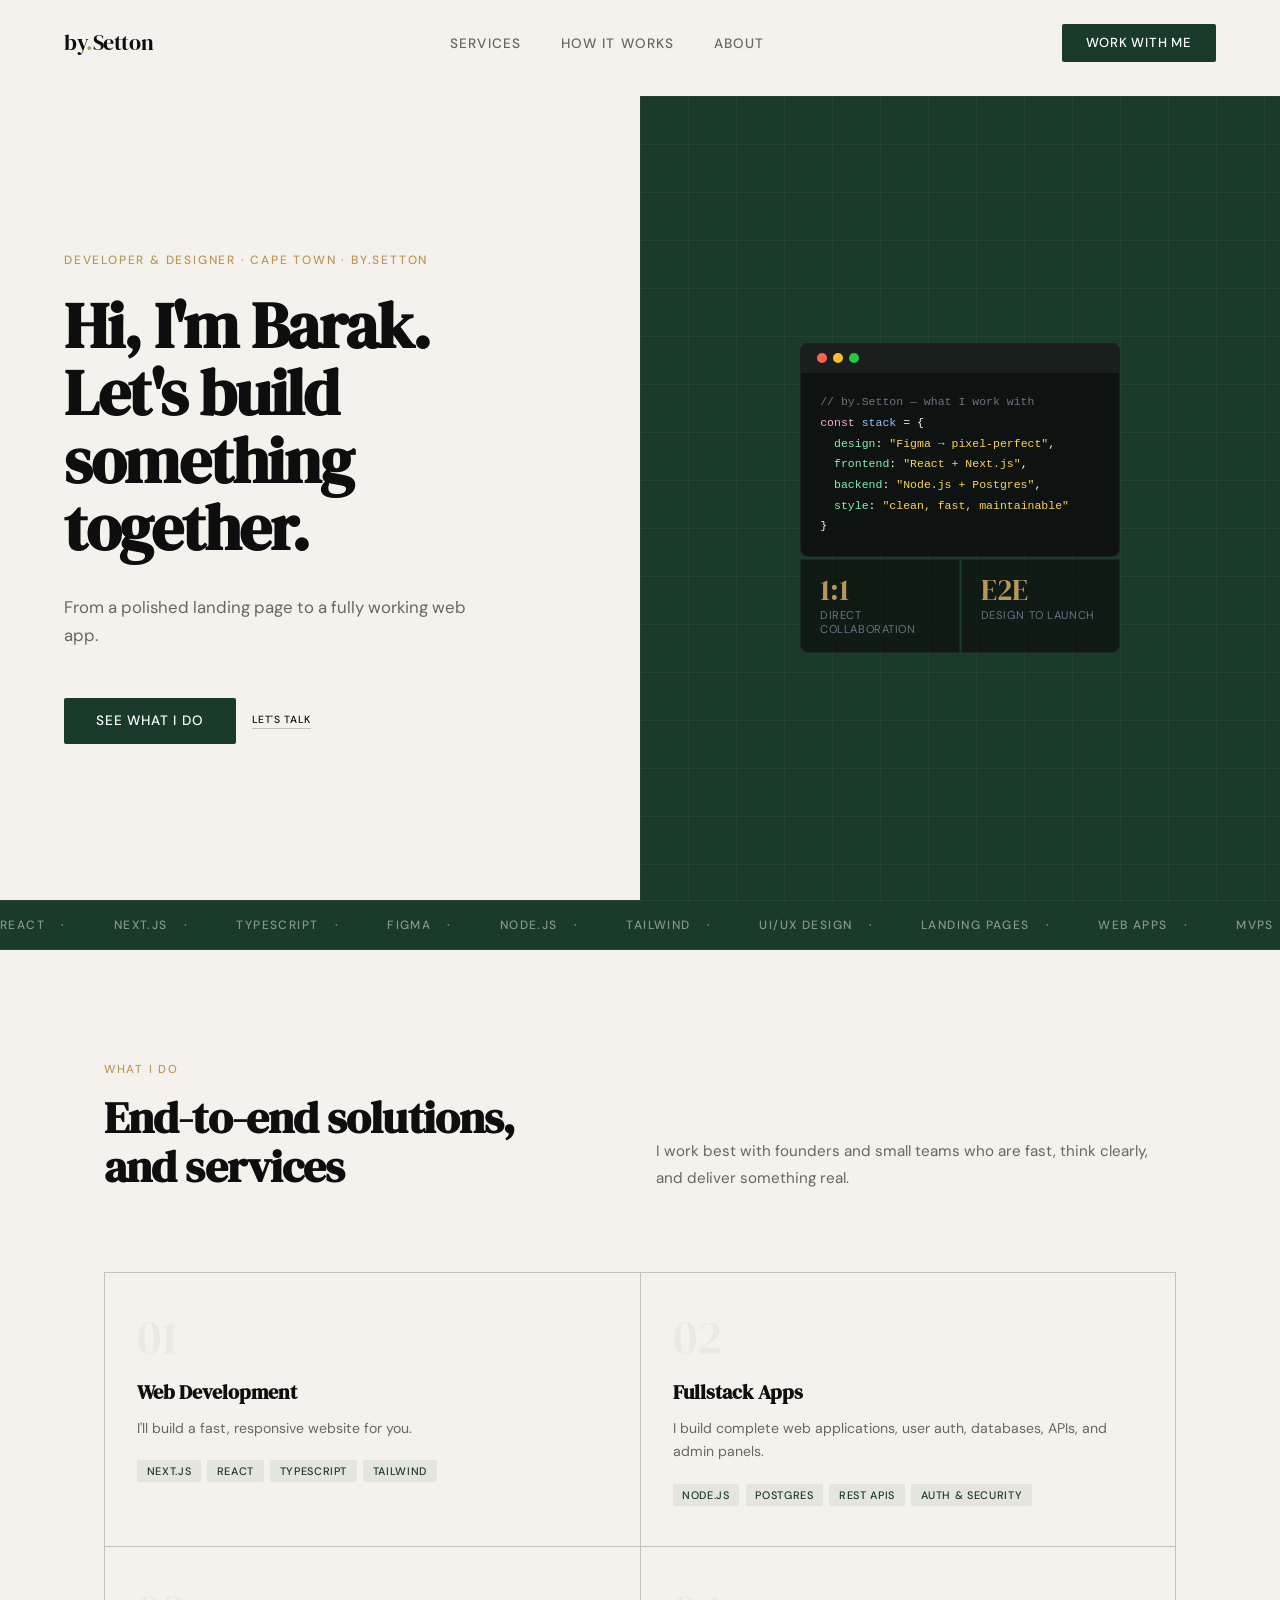
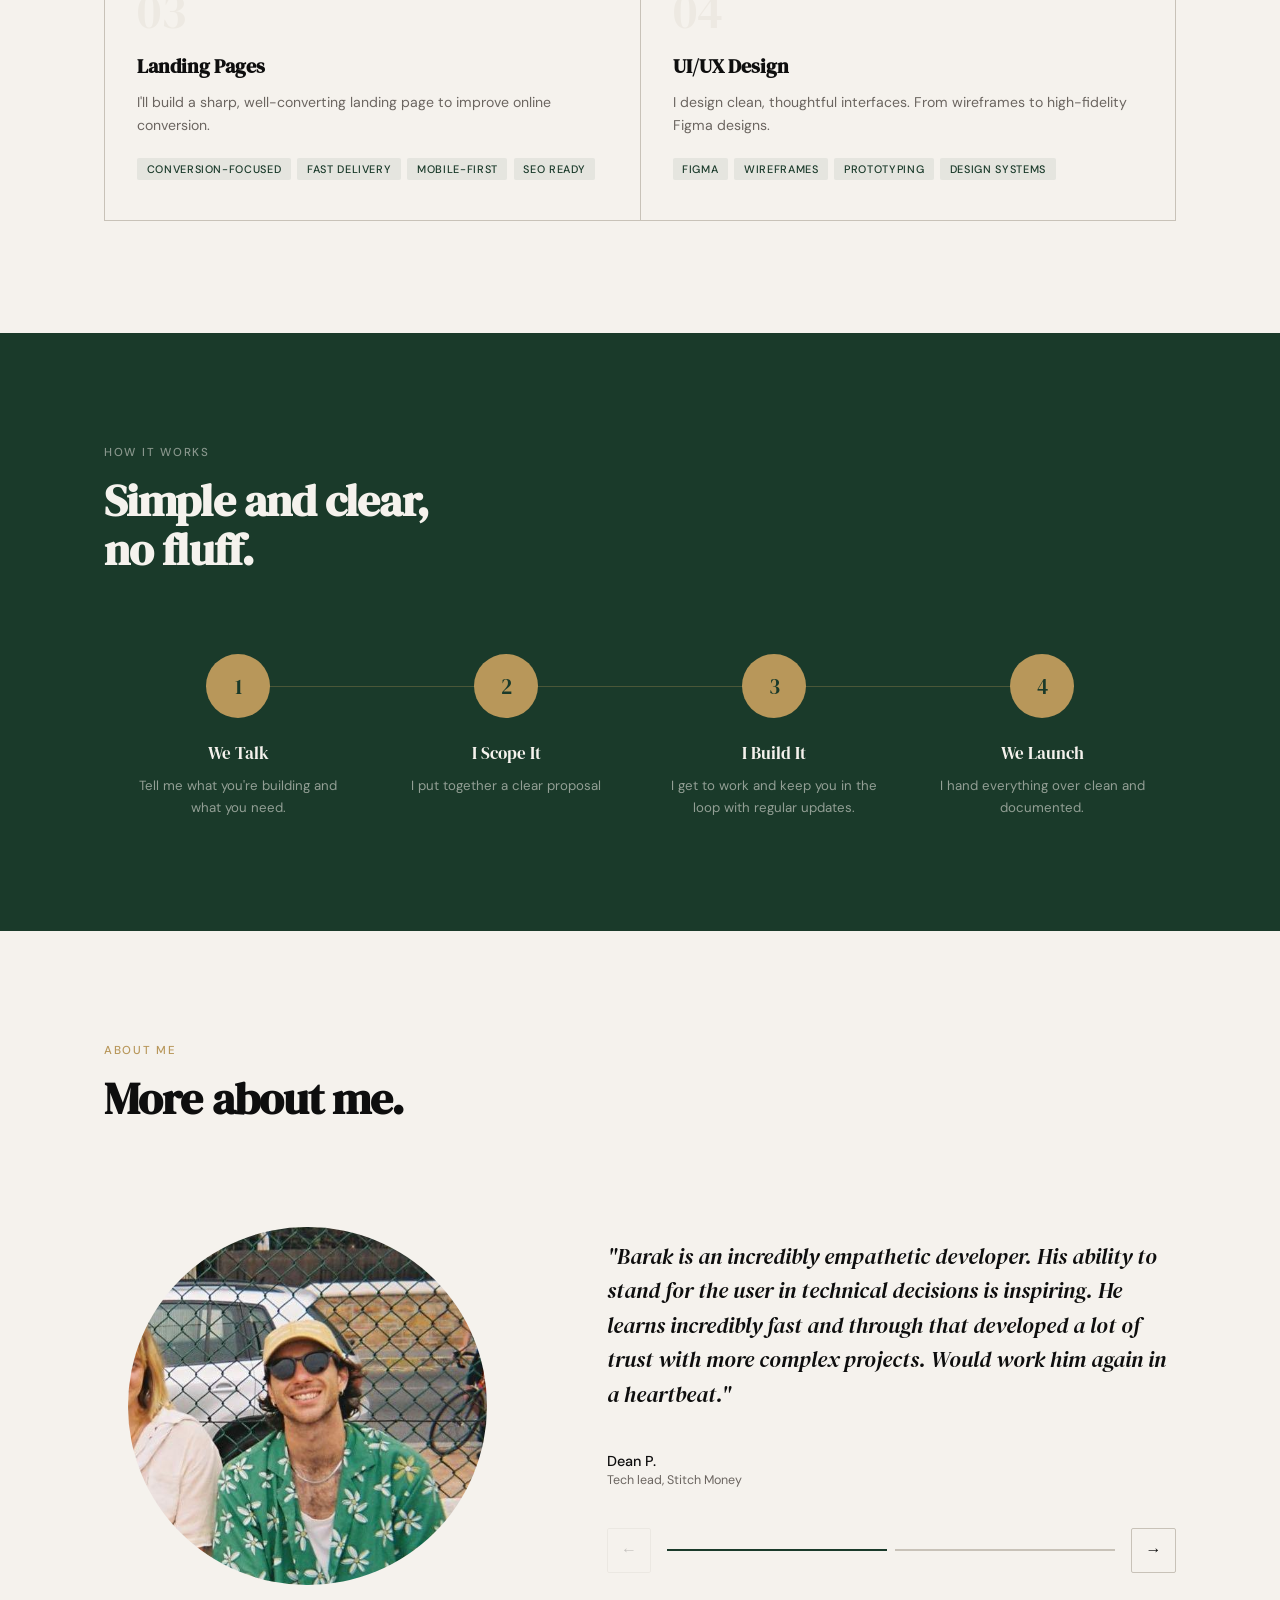
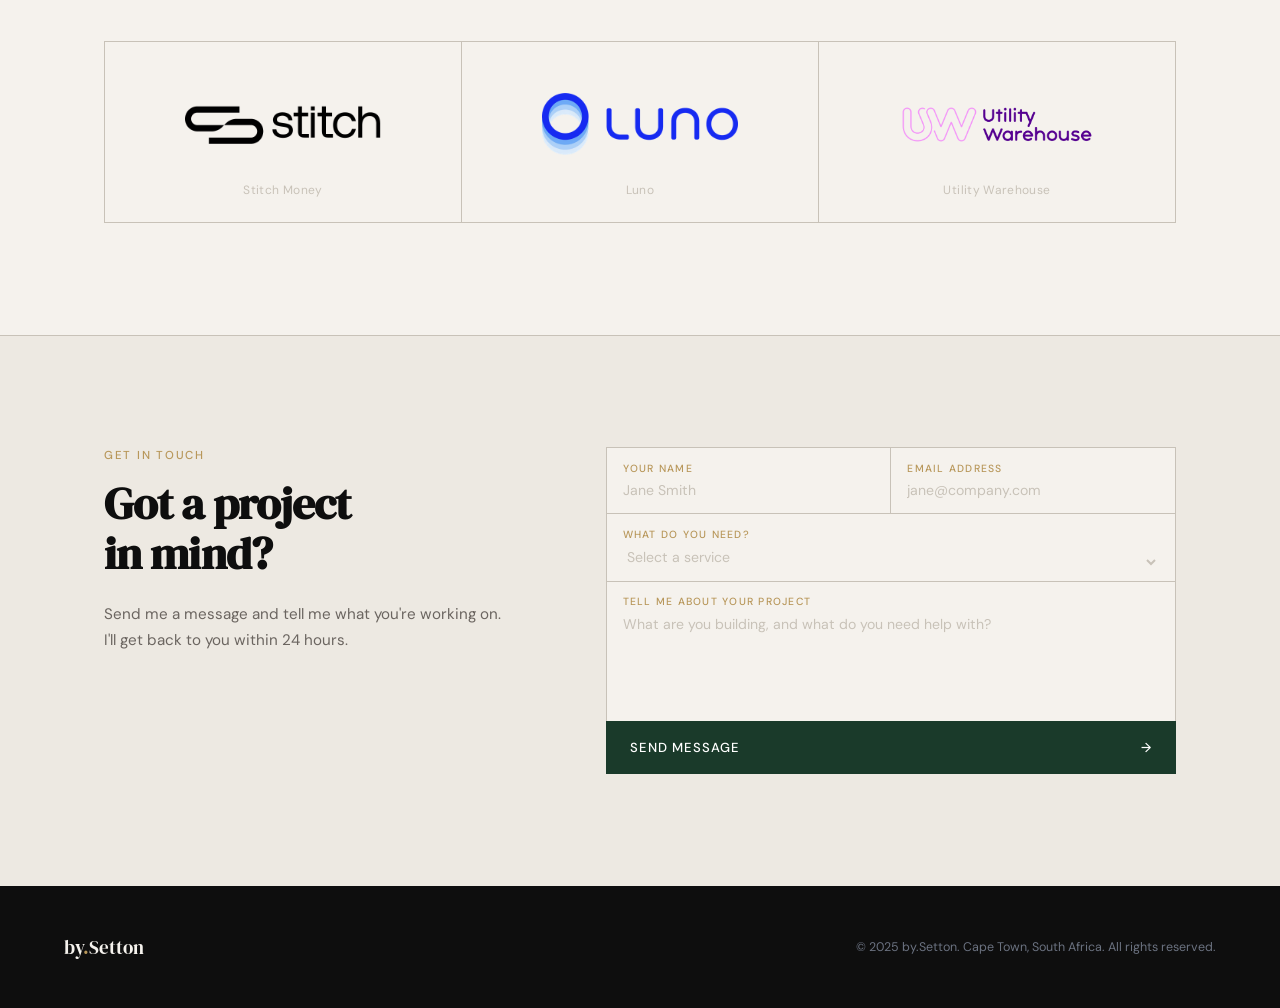
<file: index.html>
<!DOCTYPE html>
<html lang="en">
<head>
<meta charset="UTF-8"/>
<meta name="viewport" content="width=device-width, initial-scale=1.0"/>
<title>by.Setton — Barak Setton, Developer & Designer</title>
<link rel="preconnect" href="https://fonts.googleapis.com"/>
<link rel="preconnect" href="https://fonts.gstatic.com" crossorigin/>
<link href="https://fonts.googleapis.com/css2?family=DM+Serif+Display:ital@0;1&family=DM+Sans:wght@300;400;500&display=swap" rel="stylesheet"/>
<link rel="stylesheet" href="css/styles.css"/>
</head>
<body>

<!-- NAV -->
<nav id="nav">
  <div class="nav-logo">by<span>.</span>Setton</div>
  <ul class="nav-links">
    <li><a href="#services">Services</a></li>
    <li><a href="#process">How It Works</a></li>
    <li><a href="#why">About</a></li>
  </ul>
  <a href="#contact" class="nav-cta">Work With Me</a>
</nav>

<!-- HERO -->
<section class="hero">
  <div class="hero-left">
    <p class="hero-eyebrow">Developer & Designer · Cape Town · by.Setton</p>
    <h1 class="hero-title">Hi, I'm Barak.<br/>Let's build<br/>something together.</h1>
    <p class="hero-sub">From a polished landing page to a fully working web app.</p>
    <div class="hero-actions">
      <a href="#services" class="btn-primary">See What I Do</a>
      <a href="#contact" class="btn-ghost">Let's Talk</a>
    </div>
  </div>
  <div class="hero-right">
    <div class="hero-grid"></div>
    <div class="hero-float">
      <div class="code-window">
        <div class="code-bar">
          <div class="code-dot"></div>
          <div class="code-dot"></div>
          <div class="code-dot"></div>
        </div>
        <div class="code-body">
          <div><span class="c-gray">// by.Setton — what I work with</span></div>
          <div><span class="c-pink">const</span> <span class="c-blue">stack</span> <span class="c-white">= {</span></div>
          <div>&nbsp; <span class="c-green">design</span><span class="c-white">:</span> <span class="c-gold">"Figma → pixel-perfect"</span><span class="c-white">,</span></div>
          <div>&nbsp; <span class="c-green">frontend</span><span class="c-white">:</span> <span class="c-gold">"React + Next.js"</span><span class="c-white">,</span></div>
          <div>&nbsp; <span class="c-green">backend</span><span class="c-white">:</span> <span class="c-gold">"Node.js + Postgres"</span><span class="c-white">,</span></div>
          <div>&nbsp; <span class="c-green">style</span><span class="c-white">:</span> <span class="c-gold">"clean, fast, maintainable"</span></div>
          <div><span class="c-white">}</span></div>
        </div>
      </div>
      <div class="stat-row">
        <div class="stat-card">
          <div class="stat-num">1:1</div>
          <div class="stat-label">Direct collaboration</div>
        </div>
        <div class="stat-card">
          <div class="stat-num">E2E</div>
          <div class="stat-label">Design to launch</div>
        </div>
      </div>
    </div>
  </div>
</section>

<!-- MARQUEE -->
<div class="marquee-wrap">
  <div class="marquee-track">
    <span class="marquee-item">React</span>
    <span class="marquee-item">Next.js</span>
    <span class="marquee-item">TypeScript</span>
    <span class="marquee-item">Figma</span>
    <span class="marquee-item">Node.js</span>
    <span class="marquee-item">Tailwind</span>
    <span class="marquee-item">UI/UX Design</span>
    <span class="marquee-item">Landing Pages</span>
    <span class="marquee-item">Web Apps</span>
    <span class="marquee-item">MVPs</span>
    <span class="marquee-item">Consulting</span>
    <span class="marquee-item">React</span>
    <span class="marquee-item">Next.js</span>
    <span class="marquee-item">TypeScript</span>
    <span class="marquee-item">Figma</span>
    <span class="marquee-item">Node.js</span>
    <span class="marquee-item">Tailwind</span>
    <span class="marquee-item">UI/UX Design</span>
    <span class="marquee-item">Landing Pages</span>
    <span class="marquee-item">Web Apps</span>
    <span class="marquee-item">MVPs</span>
    <span class="marquee-item">Consulting</span>
  </div>
</div>

<!-- SERVICES -->
<section class="services" id="services">
  <div class="section-header">
    <div>
      <p class="section-eyebrow">What I Do</p>
      <h2 class="section-title">End-to-end solutions, <br/> and services</h2>
    </div>
    <p class="section-desc">I work best with founders and small teams who are fast, think clearly, and deliver something real.</p>
  </div>

  <div class="services-grid">
    <div class="service-card">
      <div class="service-num">01</div>
      <div class="service-icon"></div>
      <h3 class="service-name">Web Development</h3>
      <p class="service-desc">I'll build a fast, responsive website for you.</p>
      <div class="service-tags">
        <span class="tag">Next.js</span>
        <span class="tag">React</span>
        <span class="tag">TypeScript</span>
        <span class="tag">Tailwind</span>
      </div>
    </div>

    <div class="service-card">
      <div class="service-num">02</div>
      <div class="service-icon"></div>
      <h3 class="service-name">Fullstack Apps</h3>
      <p class="service-desc">I build complete web applications, user auth, databases, APIs, and admin panels.</p>
      <div class="service-tags">
        <span class="tag">Node.js</span>
        <span class="tag">Postgres</span>
        <span class="tag">REST APIs</span>
        <span class="tag">Auth & Security</span>
      </div>
    </div>

    <div class="service-card">
      <div class="service-num">03</div>
      <div class="service-icon"></div>
      <h3 class="service-name">Landing Pages</h3>
      <p class="service-desc">I'll build a sharp, well-converting landing page to improve online conversion.</p>
      <div class="service-tags">
        <span class="tag">Conversion-focused</span>
        <span class="tag">Fast delivery</span>
        <span class="tag">Mobile-first</span>
        <span class="tag">SEO ready</span>
      </div>
    </div>


    <div class="service-card">
      <div class="service-num">04</div>
      <div class="service-icon"></div>
      <h3 class="service-name">UI/UX Design</h3>
      <p class="service-desc">I design clean, thoughtful interfaces. From wireframes to high-fidelity Figma designs.</p>
      <div class="service-tags">
        <span class="tag">Figma</span>
        <span class="tag">Wireframes</span>
        <span class="tag">Prototyping</span>
        <span class="tag">Design Systems</span>
      </div>
    </div>
  </div>
</section>

<!-- PROCESS -->
<section class="process" id="process">
  <div class="process-inner">
    <div class="section-header">
      <div>
        <p class="section-eyebrow">How It Works</p>
        <h2 class="section-title">Simple and clear,<br/>no fluff.</h2>
      </div>
    </div>
    <div class="process-steps">
      <div class="step">
        <div class="step-num">1</div>
        <div class="step-name">We Talk</div>
        <div class="step-desc">Tell me what you're building and what you need.</div>
      </div>
      <div class="step">
        <div class="step-num">2</div>
        <div class="step-name">I Scope It</div>
        <div class="step-desc">I put together a clear proposal</div>
      </div>
      <div class="step">
        <div class="step-num">3</div>
        <div class="step-name">I Build It</div>
        <div class="step-desc">I get to work and keep you in the loop with regular updates.</div>
      </div>
      <div class="step">
        <div class="step-num">4</div>
        <div class="step-name">We Launch</div>
        <div class="step-desc">I hand everything over clean and documented.</div>
      </div>
    </div>
  </div>
</section>

<!-- WHY -->
<section id="why">
  <div class="why">
    <div class="section-header">
      <div>
        <p class="section-eyebrow">About Me</p>
        <h2 class="section-title">More about me.</h2>
      </div>
    </div>

    <section class="testimonials">
      <div class="testimonials-inner">
    
        <!-- Left: Photo + label -->
        <div class="testimonials-left">
          <div class="testimonials-photo-wrap">
            <img
              src="assets/profile_pic.jpeg"
              alt="Barak Setton"
              class="testimonials-photo"
            />
          </div>
        </div>
    
        <!-- Right: Scrollable testimonials -->
        <div class="testimonials-right">    
          <div class="testimonials-track-wrap">
            <div class="testimonials-track" id="testimonialsTrack">
    
              <div class="testimonial-card">
                <p class="testimonial-quote">"Barak is an incredibly empathetic developer. His ability to stand for the user in technical decisions is inspiring. He learns incredibly fast and through that developed a lot of trust with more complex projects. Would work him again in a heartbeat."</p>
                <div class="testimonial-author">
                  <div>
                    <div class="testimonial-name">Dean P.</div>
                    <div class="testimonial-role">Tech lead, Stitch Money</div>
                  </div>
                </div>
              </div>
    
              <div class="testimonial-card">
                <p class="testimonial-quote">"Barak designed and built our entire web app from scratch. He asked the right questions early, kept us in the loop, and delivered something we could actually scale."</p>
                <div class="testimonial-author">
                  <div>
                    <div class="testimonial-name">Aisha L.</div>
                    <div class="testimonial-role">Product lead, Tech startup</div>
                  </div>
                </div>
              </div>
    
            </div>
          </div>
    
          <!-- Nav arrows -->
          <div class="testimonials-nav">
            <button class="t-btn" id="tPrev" aria-label="Previous">←</button>
            <div class="t-dots" id="tDots"></div>
            <button class="t-btn" id="tNext" aria-label="Next">→</button>
          </div>
    
        </div>
      </div>
    </section>

    <div class="experience-block">
      <div class="worked-at-logos">
        <a class="worked-at-card" href="https://stitch.money" target="_blank">
          <span></span>
          <img src="assets/Stitch-logo.png" alt="Luno" class="worked-at-logo" />
          <span class="worked-at-name">Stitch Money</span>
        </a>
        <a class="worked-at-card" href="https://www.luno.com/en-za" target="_blank">
          <span></span>
          <img src="assets/luno-logo.avif" alt="Luno" class="worked-at-logo" />
          <span class="worked-at-name">Luno</span>
        </a>

        <a class="worked-at-card" href="https://uw.co.uk" target="_blank">
          <span></span>
          <img src="assets/uw-logo-2.png" alt="Luno" class="worked-at-logo" />
          <span class="worked-at-name">Utility Warehouse</span>
        </a>
      </div>
  </div>
</section>

<!-- CTA -->
<section class="cta-section" id="contact">
  <div class="cta-inner">
    <div class="cta-left">
      <p class="section-eyebrow">Get In Touch</p>
      <h2 class="section-title">Got a project<br/>in mind?</h2>
      <p class="cta-sub">Send me a message and tell me what you're working on. I'll get back to you within 24 hours.</p>
    </div>
    <form class="contact-form" action="https://formspree.io/f/xjgawvar" method="POST">
      <div class="form-row">
        <div class="form-field">
          <label for="name">Your Name</label>
          <input type="text" id="name" name="name" placeholder="Jane Smith" required/>
        </div>
        <div class="form-field">
          <label for="email">Email Address</label>
          <input type="email" id="email" name="email" placeholder="jane@company.com" required/>
        </div>
      </div>
      <div class="form-field form-full form-select">
        <label for="service">What do you need?</label>
        <select id="service" name="service" required >
          <option value="" disabled selected hidden>Select a service</option>
          <option>Web Development</option>
          <option>Fullstack App</option>
          <option>Landing Page</option>
          <option>UI/UX Design</option>
          <option>Consulting</option>
          <option>MVP / Side Project</option>
          <option>Not sure yet</option>
        </select>
      </div>
      <div class="form-field form-full">
        <label for="message">Tell me about your project</label>
        <textarea id="message" name="message" placeholder="What are you building, and what do you need help with?" required></textarea>
      </div>
      <button type="submit" class="form-submit">
        Send Message <span class="arrow">→</span>
      </button>
      <div class="form-success" id="form-success">
        Thanks — I'll be in touch within 24 hours.
      </div>
    </form>
  </div>
</section>

<!-- FOOTER -->
<footer>
  <div class="footer-left">
    <div class="footer-logo">by<span>.</span>Setton</div>
  </div>
  <div class="footer-right">
    <span>© 2025 by.Setton. Cape Town, South Africa. All rights reserved.</span>
  </div>
</footer>

<script src="js/script.js"></script>
</body>
</html>
</file>
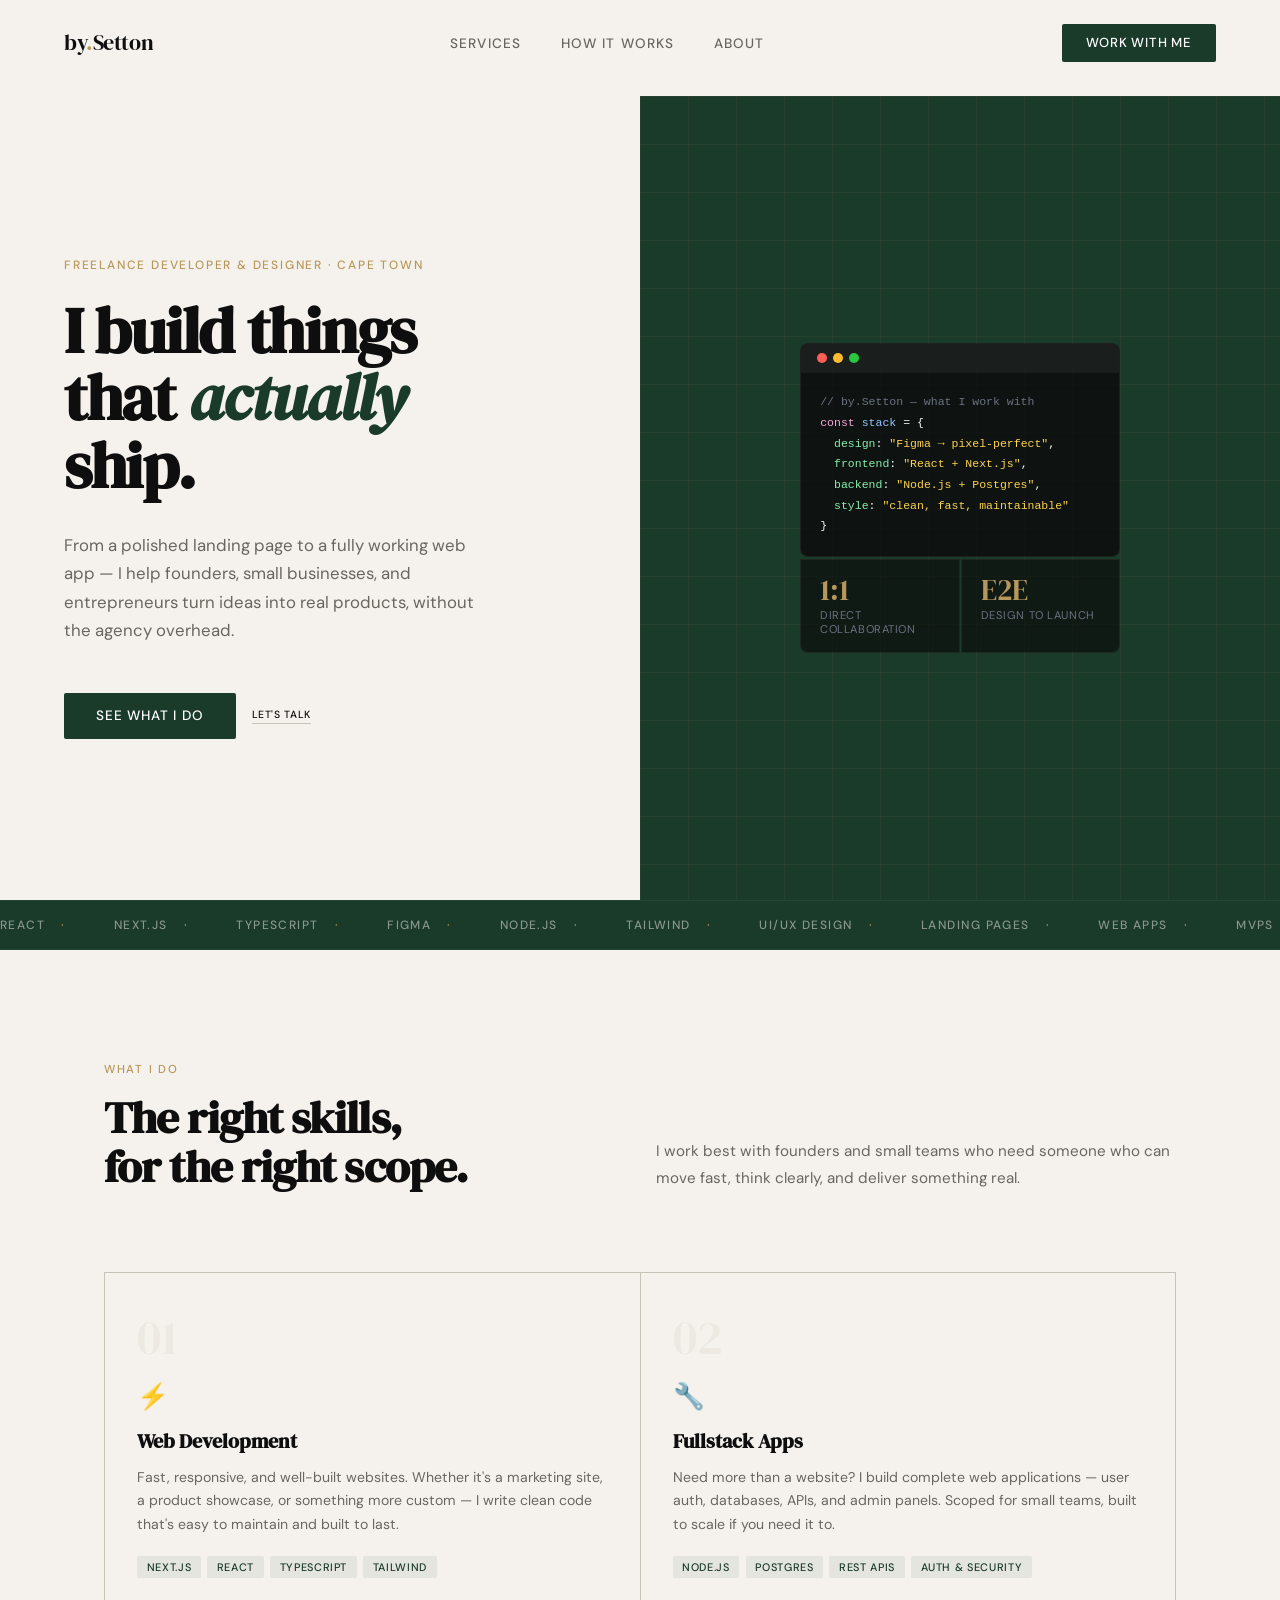
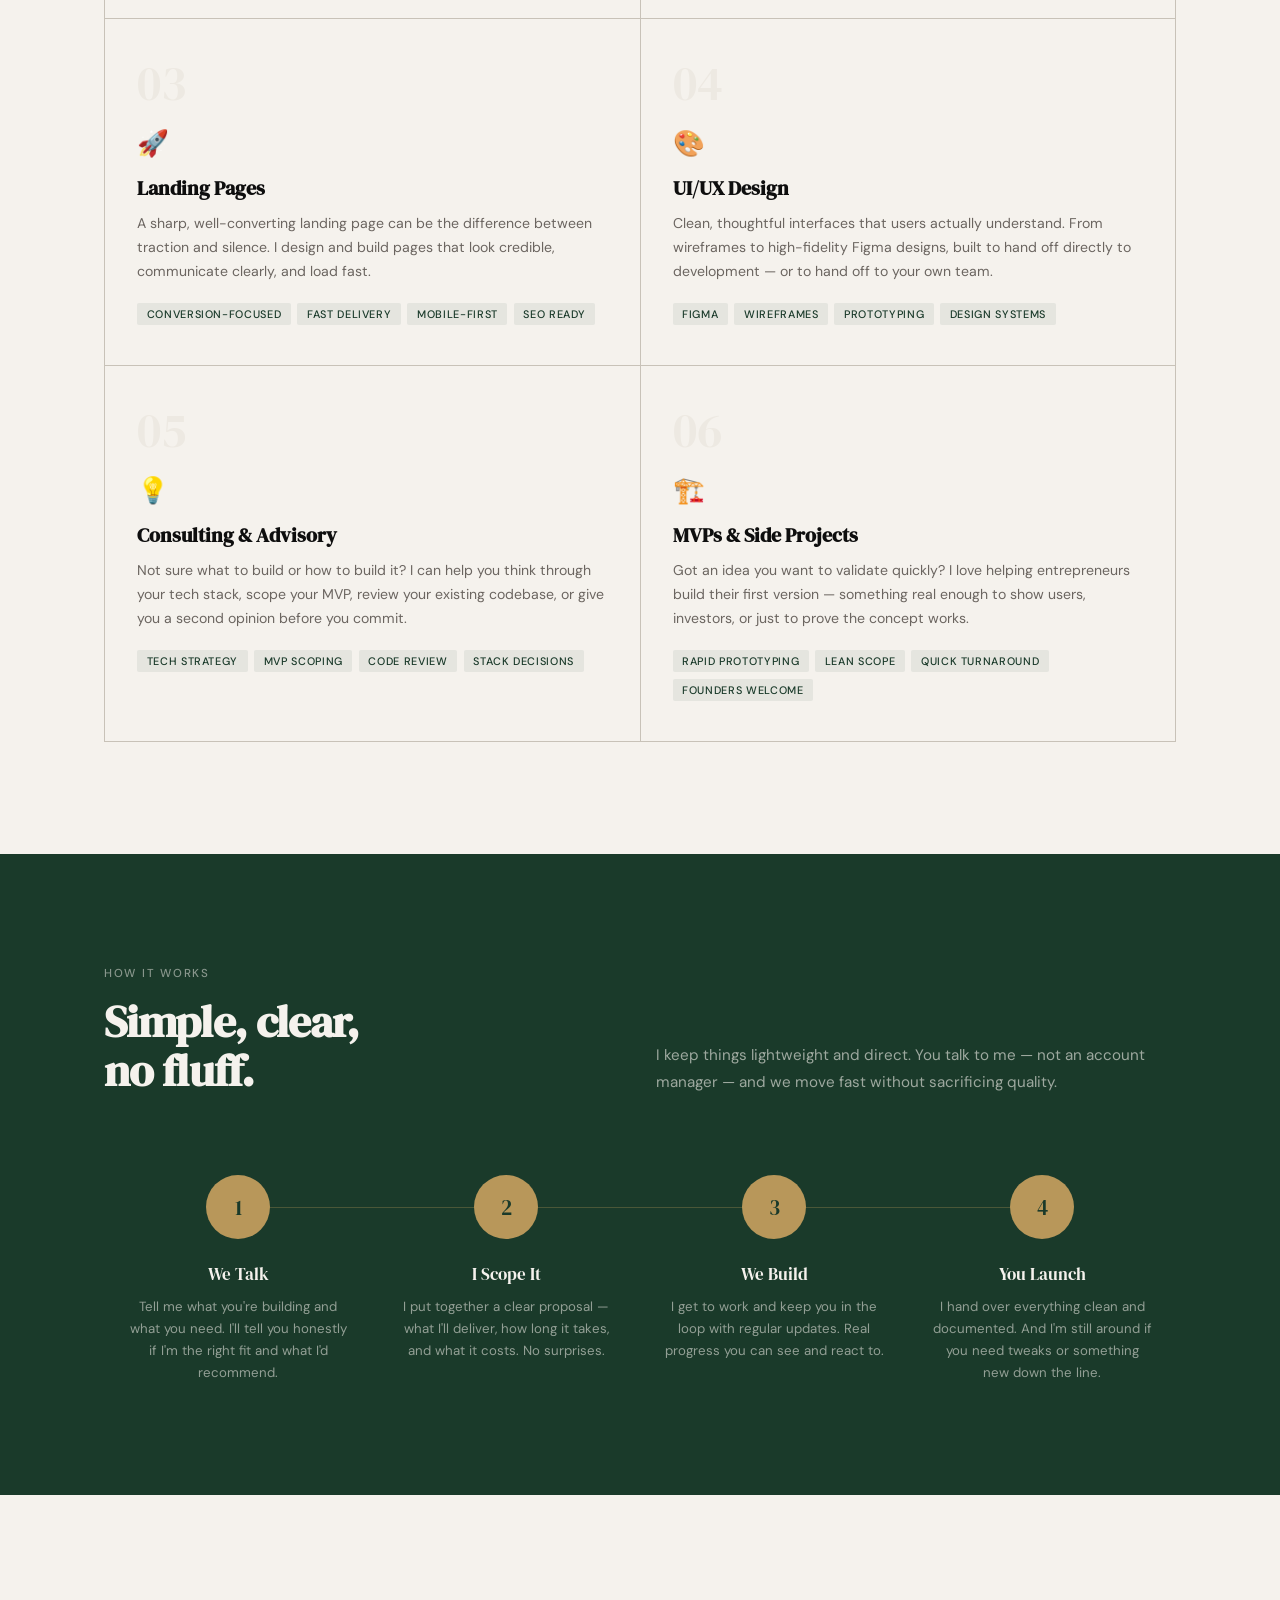
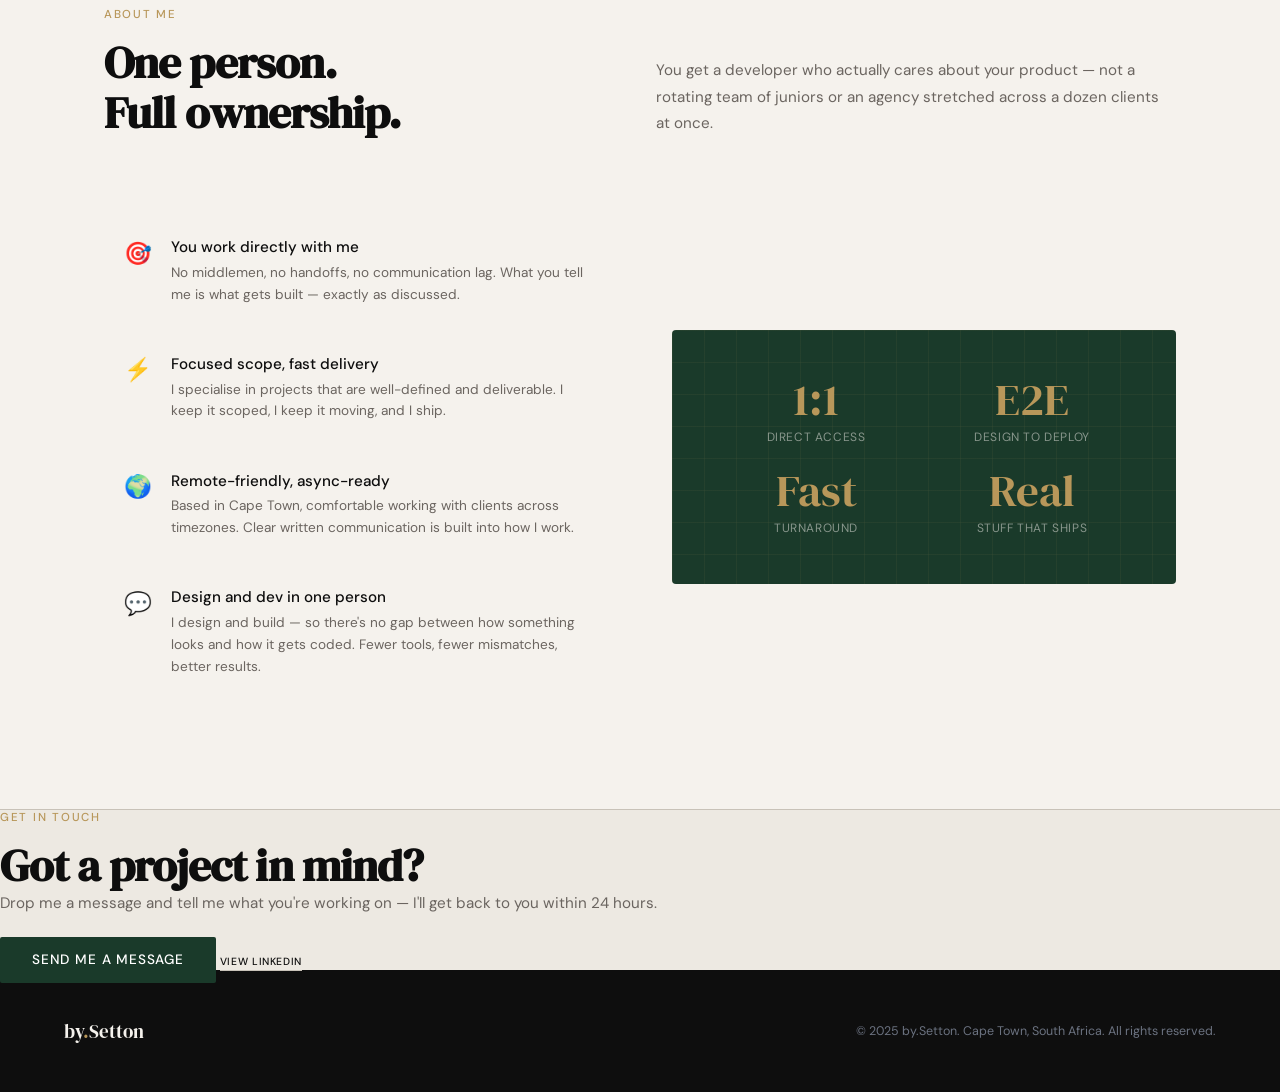
<file: index-old.html>
<!DOCTYPE html>
<html lang="en">
<head>
<meta charset="UTF-8"/>
<meta name="viewport" content="width=device-width, initial-scale=1.0"/>
<title>by.Setton — Freelance Developer & Designer</title>
<link rel="preconnect" href="https://fonts.googleapis.com"/>
<link rel="preconnect" href="https://fonts.gstatic.com" crossorigin/>
<link href="https://fonts.googleapis.com/css2?family=DM+Serif+Display:ital@0;1&family=DM+Sans:wght@300;400;500&display=swap" rel="stylesheet"/>
<link rel="stylesheet" href="css/styles.css"/>
</head>
<body>

<!-- NAV -->
<nav id="nav">
  <div class="nav-logo">by<span>.</span>Setton</div>
  <ul class="nav-links">
    <li><a href="#services">Services</a></li>
    <li><a href="#process">How It Works</a></li>
    <li><a href="#why">About</a></li>
  </ul>
  <a href="#contact" class="nav-cta">Work With Me</a>
</nav>

<!-- HERO -->
<section class="hero">
  <div class="hero-left">
    <p class="hero-eyebrow">Freelance Developer & Designer · Cape Town</p>
    <h1 class="hero-title">I build things<br/>that <em>actually</em><br/>ship.</h1>
    <p class="hero-sub">From a polished landing page to a fully working web app — I help founders, small businesses, and entrepreneurs turn ideas into real products, without the agency overhead.</p>
    <div class="hero-actions">
      <a href="#services" class="btn-primary">See What I Do</a>
      <a href="#contact" class="btn-ghost">Let's Talk</a>
    </div>
  </div>
  <div class="hero-right">
    <div class="hero-grid"></div>
    <div class="hero-float">
      <div class="code-window">
        <div class="code-bar">
          <div class="code-dot"></div>
          <div class="code-dot"></div>
          <div class="code-dot"></div>
        </div>
        <div class="code-body">
          <div><span class="c-gray">// by.Setton — what I work with</span></div>
          <div><span class="c-pink">const</span> <span class="c-blue">stack</span> <span class="c-white">= {</span></div>
          <div>&nbsp; <span class="c-green">design</span><span class="c-white">:</span> <span class="c-gold">"Figma → pixel-perfect"</span><span class="c-white">,</span></div>
          <div>&nbsp; <span class="c-green">frontend</span><span class="c-white">:</span> <span class="c-gold">"React + Next.js"</span><span class="c-white">,</span></div>
          <div>&nbsp; <span class="c-green">backend</span><span class="c-white">:</span> <span class="c-gold">"Node.js + Postgres"</span><span class="c-white">,</span></div>
          <div>&nbsp; <span class="c-green">style</span><span class="c-white">:</span> <span class="c-gold">"clean, fast, maintainable"</span></div>
          <div><span class="c-white">}</span></div>
        </div>
      </div>
      <div class="stat-row">
        <div class="stat-card">
          <div class="stat-num">1:1</div>
          <div class="stat-label">Direct collaboration</div>
        </div>
        <div class="stat-card">
          <div class="stat-num">E2E</div>
          <div class="stat-label">Design to launch</div>
        </div>
      </div>
    </div>
  </div>
</section>

<!-- MARQUEE -->
<div class="marquee-wrap">
  <div class="marquee-track">
    <span class="marquee-item">React</span>
    <span class="marquee-item">Next.js</span>
    <span class="marquee-item">TypeScript</span>
    <span class="marquee-item">Figma</span>
    <span class="marquee-item">Node.js</span>
    <span class="marquee-item">Tailwind</span>
    <span class="marquee-item">UI/UX Design</span>
    <span class="marquee-item">Landing Pages</span>
    <span class="marquee-item">Web Apps</span>
    <span class="marquee-item">MVPs</span>
    <span class="marquee-item">Consulting</span>
    <span class="marquee-item">React</span>
    <span class="marquee-item">Next.js</span>
    <span class="marquee-item">TypeScript</span>
    <span class="marquee-item">Figma</span>
    <span class="marquee-item">Node.js</span>
    <span class="marquee-item">Tailwind</span>
    <span class="marquee-item">UI/UX Design</span>
    <span class="marquee-item">Landing Pages</span>
    <span class="marquee-item">Web Apps</span>
    <span class="marquee-item">MVPs</span>
    <span class="marquee-item">Consulting</span>
  </div>
</div>

<!-- SERVICES -->
<section class="services" id="services">
  <div class="section-header">
    <div>
      <p class="section-eyebrow">What I Do</p>
      <h2 class="section-title">The right skills,<br/>for the right scope.</h2>
    </div>
    <p class="section-desc">I work best with founders and small teams who need someone who can move fast, think clearly, and deliver something real.</p>
  </div>

  <div class="services-grid">

    <div class="service-card">
      <div class="service-num">01</div>
      <div class="service-icon">⚡</div>
      <h3 class="service-name">Web Development</h3>
      <p class="service-desc">Fast, responsive, and well-built websites. Whether it's a marketing site, a product showcase, or something more custom — I write clean code that's easy to maintain and built to last.</p>
      <div class="service-tags">
        <span class="tag">Next.js</span>
        <span class="tag">React</span>
        <span class="tag">TypeScript</span>
        <span class="tag">Tailwind</span>
      </div>
    </div>

    <div class="service-card">
      <div class="service-num">02</div>
      <div class="service-icon">🔧</div>
      <h3 class="service-name">Fullstack Apps</h3>
      <p class="service-desc">Need more than a website? I build complete web applications — user auth, databases, APIs, and admin panels. Scoped for small teams, built to scale if you need it to.</p>
      <div class="service-tags">
        <span class="tag">Node.js</span>
        <span class="tag">Postgres</span>
        <span class="tag">REST APIs</span>
        <span class="tag">Auth & Security</span>
      </div>
    </div>

    <div class="service-card">
      <div class="service-num">03</div>
      <div class="service-icon">🚀</div>
      <h3 class="service-name">Landing Pages</h3>
      <p class="service-desc">A sharp, well-converting landing page can be the difference between traction and silence. I design and build pages that look credible, communicate clearly, and load fast.</p>
      <div class="service-tags">
        <span class="tag">Conversion-focused</span>
        <span class="tag">Fast delivery</span>
        <span class="tag">Mobile-first</span>
        <span class="tag">SEO ready</span>
      </div>
    </div>


    <div class="service-card">
      <div class="service-num">04</div>
      <div class="service-icon">🎨</div>
      <h3 class="service-name">UI/UX Design</h3>
      <p class="service-desc">Clean, thoughtful interfaces that users actually understand. From wireframes to high-fidelity Figma designs, built to hand off directly to development — or to hand off to your own team.</p>
      <div class="service-tags">
        <span class="tag">Figma</span>
        <span class="tag">Wireframes</span>
        <span class="tag">Prototyping</span>
        <span class="tag">Design Systems</span>
      </div>
    </div>

    <div class="service-card">
      <div class="service-num">05</div>
      <div class="service-icon">💡</div>
      <h3 class="service-name">Consulting & Advisory</h3>
      <p class="service-desc">Not sure what to build or how to build it? I can help you think through your tech stack, scope your MVP, review your existing codebase, or give you a second opinion before you commit.</p>
      <div class="service-tags">
        <span class="tag">Tech strategy</span>
        <span class="tag">MVP scoping</span>
        <span class="tag">Code review</span>
        <span class="tag">Stack decisions</span>
      </div>
    </div>

    <div class="service-card">
      <div class="service-num">06</div>
      <div class="service-icon">🏗️</div>
      <h3 class="service-name">MVPs & Side Projects</h3>
      <p class="service-desc">Got an idea you want to validate quickly? I love helping entrepreneurs build their first version — something real enough to show users, investors, or just to prove the concept works.</p>
      <div class="service-tags">
        <span class="tag">Rapid prototyping</span>
        <span class="tag">Lean scope</span>
        <span class="tag">Quick turnaround</span>
        <span class="tag">Founders welcome</span>
      </div>
    </div>

  </div>
</section>

<!-- PROCESS -->
<section class="process" id="process">
  <div class="process-inner">
    <div class="section-header">
      <div>
        <p class="section-eyebrow">How It Works</p>
        <h2 class="section-title">Simple, clear,<br/>no fluff.</h2>
      </div>
      <p class="section-desc">I keep things lightweight and direct. You talk to me — not an account manager — and we move fast without sacrificing quality.</p>
    </div>
    <div class="process-steps">
      <div class="step">
        <div class="step-num">1</div>
        <div class="step-name">We Talk</div>
        <div class="step-desc">Tell me what you're building and what you need. I'll tell you honestly if I'm the right fit and what I'd recommend.</div>
      </div>
      <div class="step">
        <div class="step-num">2</div>
        <div class="step-name">I Scope It</div>
        <div class="step-desc">I put together a clear proposal — what I'll deliver, how long it takes, and what it costs. No surprises.</div>
      </div>
      <div class="step">
        <div class="step-num">3</div>
        <div class="step-name">We Build</div>
        <div class="step-desc">I get to work and keep you in the loop with regular updates. Real progress you can see and react to.</div>
      </div>
      <div class="step">
        <div class="step-num">4</div>
        <div class="step-name">You Launch</div>
        <div class="step-desc">I hand over everything clean and documented. And I'm still around if you need tweaks or something new down the line.</div>
      </div>
    </div>
  </div>
</section>

<!-- WHY -->
<section id="why">
  <div class="why">
    <div class="section-header">
      <div>
        <p class="section-eyebrow">About Me</p>
        <h2 class="section-title">One person.<br/>Full ownership.</h2>
      </div>
      <p class="section-desc">You get a developer who actually cares about your product — not a rotating team of juniors or an agency stretched across a dozen clients at once.</p>
    </div>
    <div class="why-grid">
      <div class="why-list">
        <div class="why-item">
          <div class="why-icon">🎯</div>
          <div>
            <div class="why-text-title">You work directly with me</div>
            <div class="why-text-body">No middlemen, no handoffs, no communication lag. What you tell me is what gets built — exactly as discussed.</div>
          </div>
        </div>
        <div class="why-item">
          <div class="why-icon">⚡</div>
          <div>
            <div class="why-text-title">Focused scope, fast delivery</div>
            <div class="why-text-body">I specialise in projects that are well-defined and deliverable. I keep it scoped, I keep it moving, and I ship.</div>
          </div>
        </div>
        <div class="why-item">
          <div class="why-icon">🌍</div>
          <div>
            <div class="why-text-title">Remote-friendly, async-ready</div>
            <div class="why-text-body">Based in Cape Town, comfortable working with clients across timezones. Clear written communication is built into how I work.</div>
          </div>
        </div>
        <div class="why-item">
          <div class="why-icon">💬</div>
          <div>
            <div class="why-text-title">Design and dev in one person</div>
            <div class="why-text-body">I design and build — so there's no gap between how something looks and how it gets coded. Fewer tools, fewer mismatches, better results.</div>
          </div>
        </div>
      </div>
      <div class="why-visual">
        <div class="why-visual-grid"></div>
        <div class="why-stat-grid">
          <div class="why-stat">
            <div class="why-stat-num">1:1</div>
            <div class="why-stat-label">Direct access</div>
          </div>
          <div class="why-stat">
            <div class="why-stat-num">E2E</div>
            <div class="why-stat-label">Design to deploy</div>
          </div>
          <div class="why-stat">
            <div class="why-stat-num">Fast</div>
            <div class="why-stat-label">Turnaround</div>
          </div>
          <div class="why-stat">
            <div class="why-stat-num">Real</div>
            <div class="why-stat-label">Stuff that ships</div>
          </div>
        </div>
      </div>
    </div>
  </div>
</section>

<!-- CTA -->
<section class="cta-section" id="contact">
  <p class="section-eyebrow">Get In Touch</p>
  <h2 class="section-title">Got a project in mind?</h2>
  <p class="cta-sub">Drop me a message and tell me what you're working on — I'll get back to you within 24 hours.</p>
  <div class="cta-buttons">
    <a href="mailto:setton.b@gmail.com" class="btn-primary">Send Me a Message</a>
    <a href="https://linkedin.com/in/baraksetton-a62919128" class="btn-ghost" target="_blank">View LinkedIn</a>
  </div>
</section>

<!-- FOOTER -->
<footer>
  <div class="footer-logo">by<span>.</span>Setton</div>
  <div class="footer-right">© 2025 by.Setton. Cape Town, South Africa. All rights reserved.</div>
</footer>

<script src="js/script.js"></script>
</body>
</html>
</file>
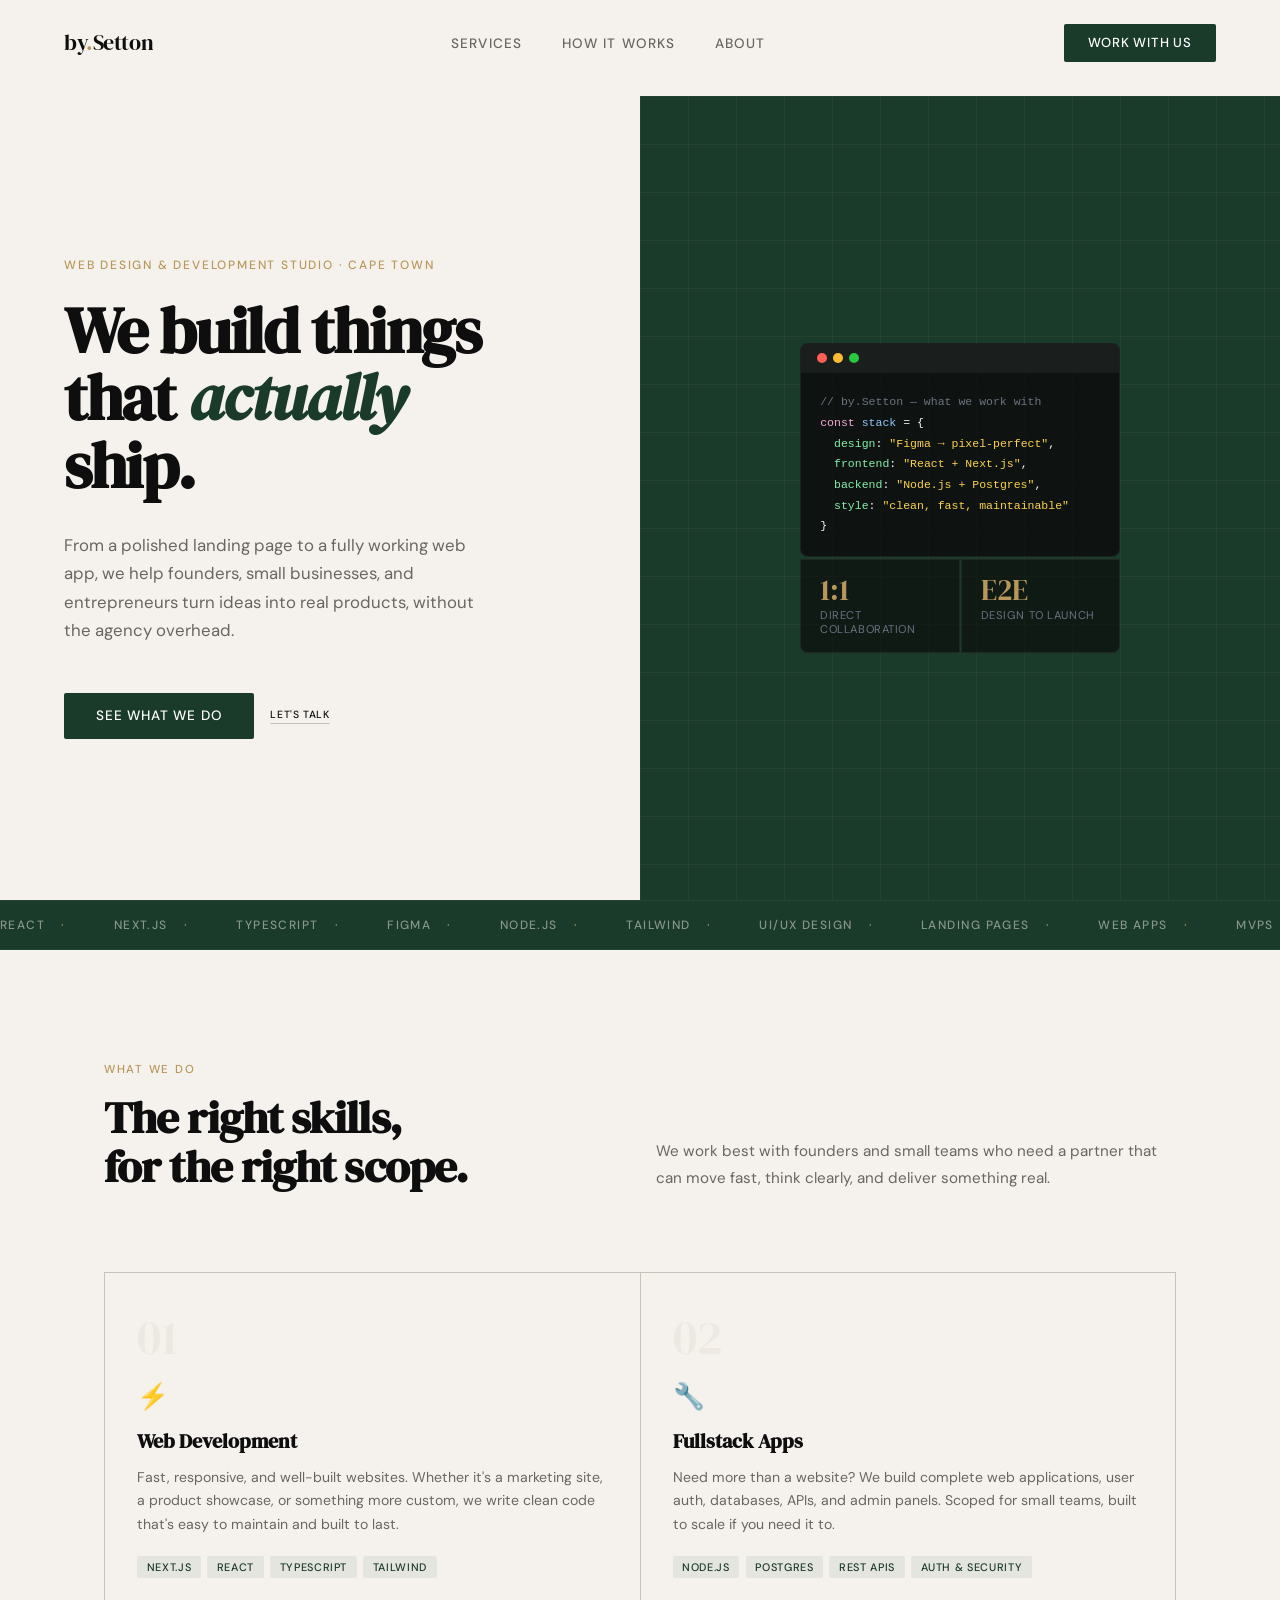
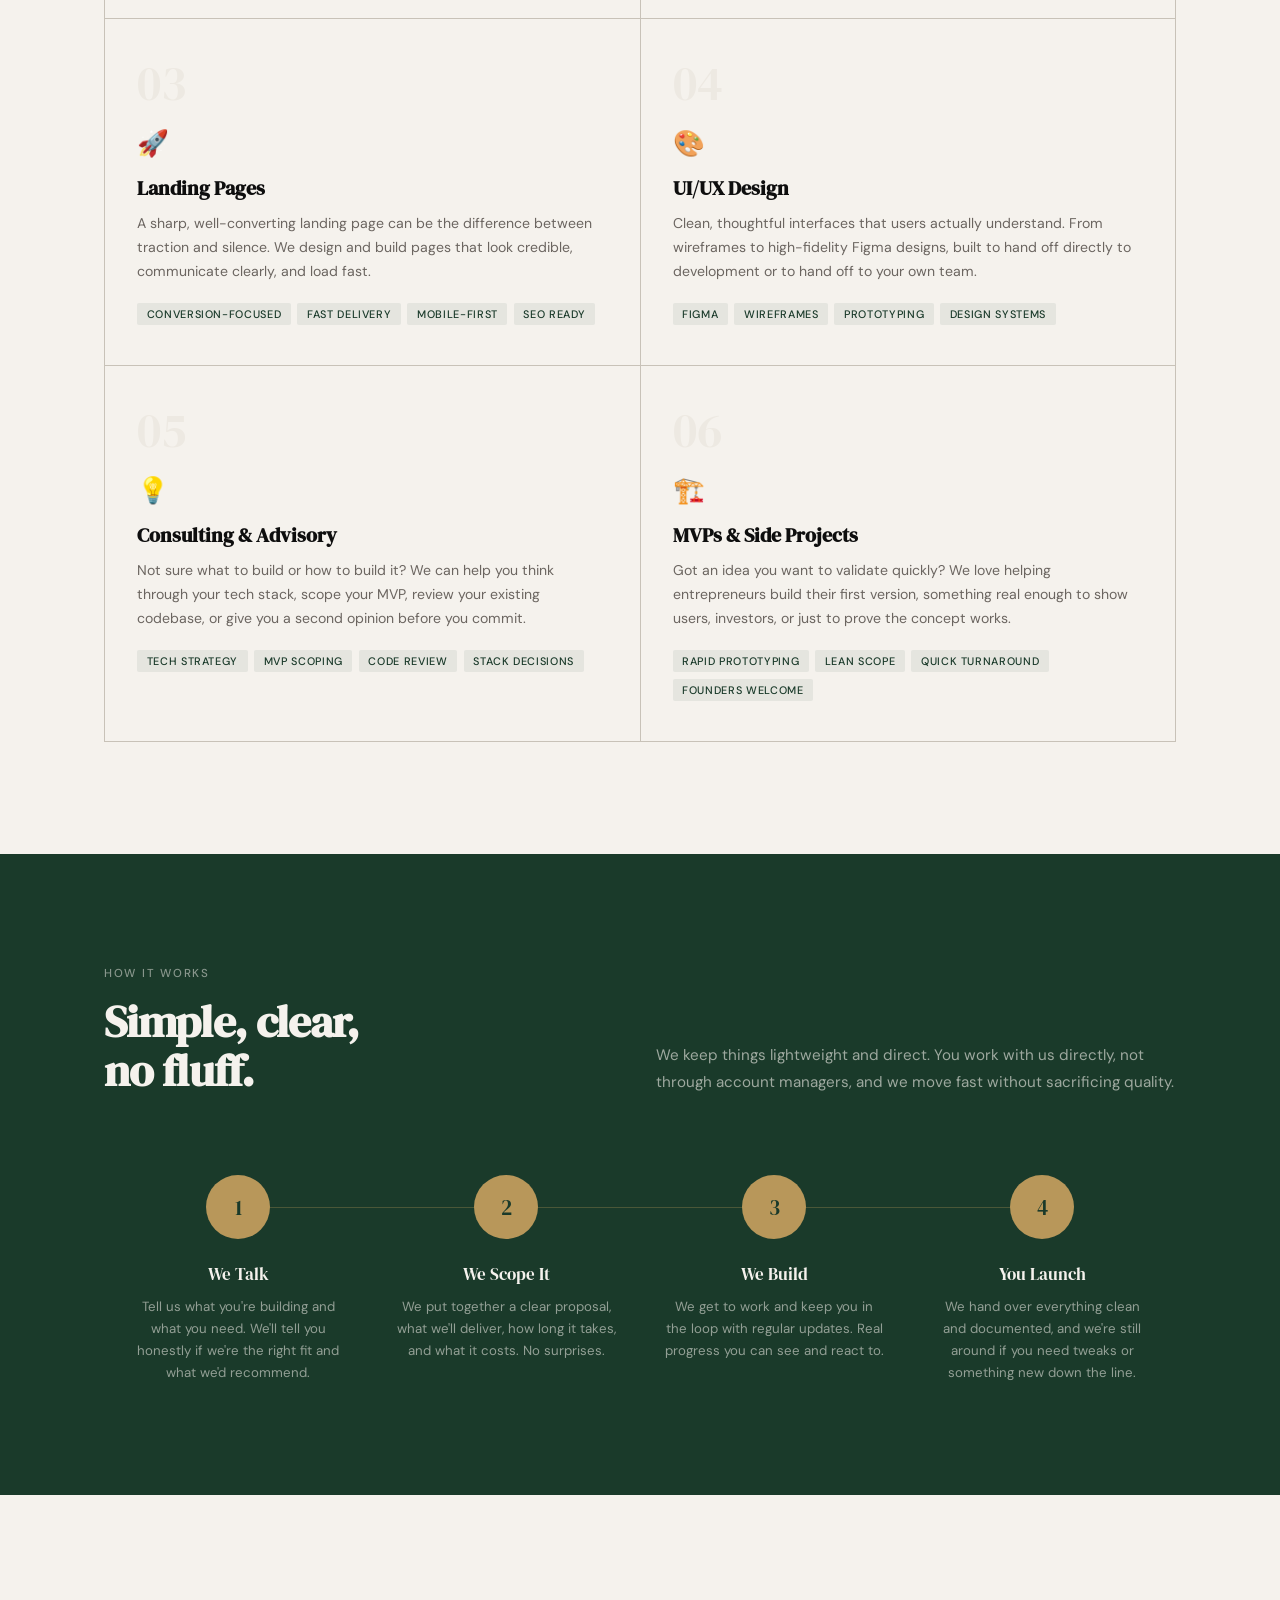
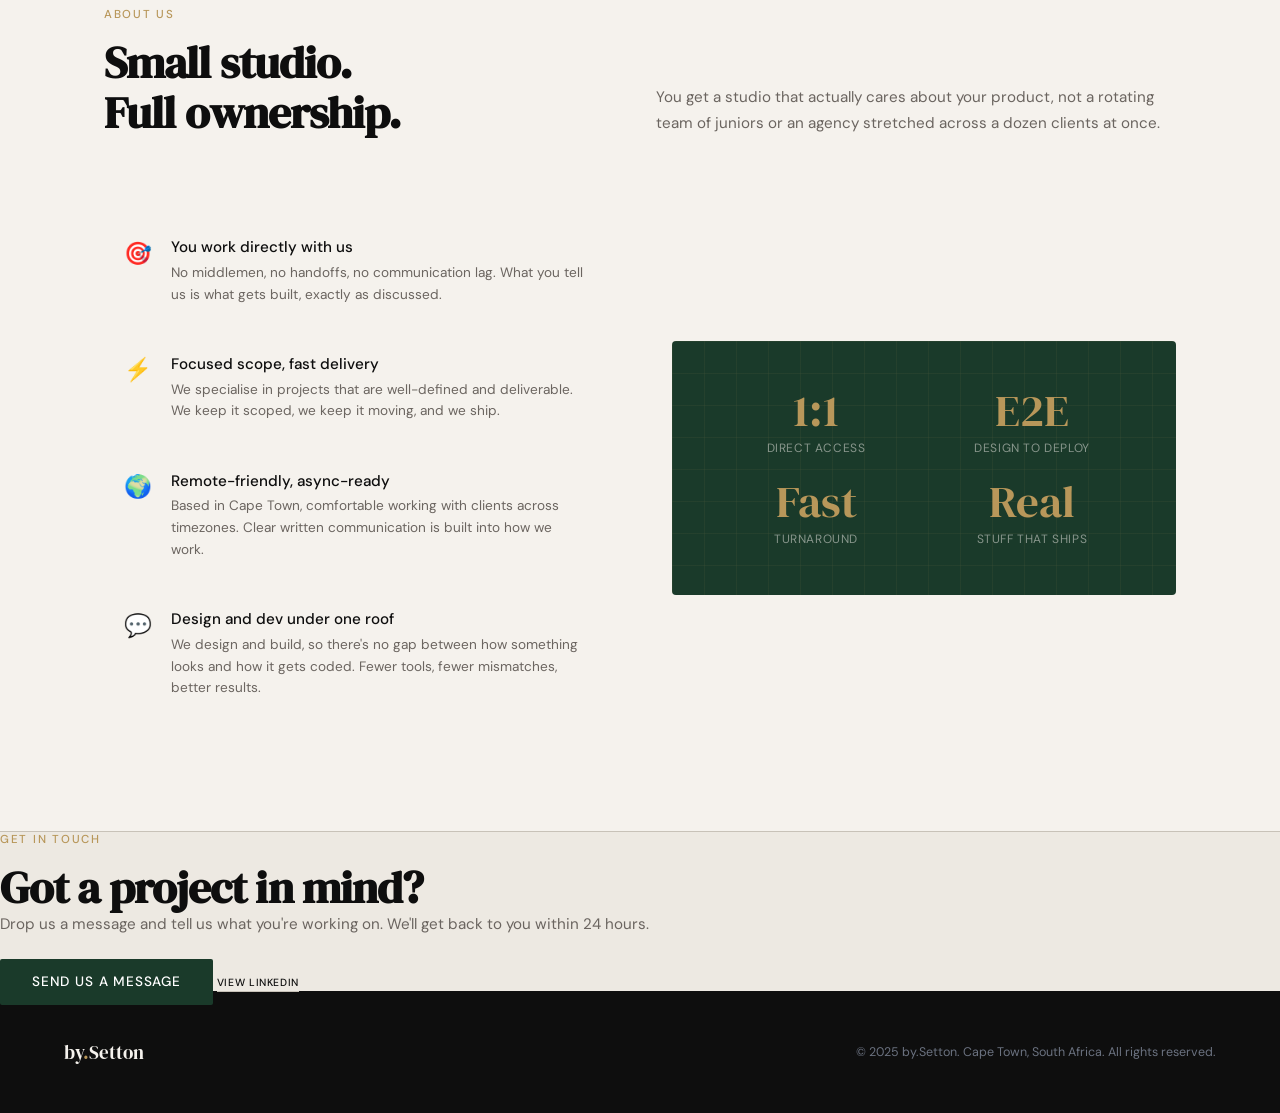
<file: index-we.html>
<!DOCTYPE html>
<html lang="en">
<head>
<meta charset="UTF-8"/>
<meta name="viewport" content="width=device-width, initial-scale=1.0"/>
<title>by.Setton — Web Design & Development Studio</title>
<link rel="preconnect" href="https://fonts.googleapis.com"/>
<link rel="preconnect" href="https://fonts.gstatic.com" crossorigin/>
<link href="https://fonts.googleapis.com/css2?family=DM+Serif+Display:ital@0;1&family=DM+Sans:wght@300;400;500&display=swap" rel="stylesheet"/>
<link rel="stylesheet" href="css/styles.css"/>
</head>
<body>

<!-- NAV -->
<nav id="nav">
  <div class="nav-logo">by<span>.</span>Setton</div>
  <ul class="nav-links">
    <li><a href="#services">Services</a></li>
    <li><a href="#process">How It Works</a></li>
    <li><a href="#why">About</a></li>
  </ul>
  <a href="#contact" class="nav-cta">Work With Us</a>
</nav>

<!-- HERO -->
<section class="hero">
  <div class="hero-left">
    <p class="hero-eyebrow">Web Design & Development Studio · Cape Town</p>
    <h1 class="hero-title">We build things<br/>that <em>actually</em><br/>ship.</h1>
    <p class="hero-sub">From a polished landing page to a fully working web app, we help founders, small businesses, and entrepreneurs turn ideas into real products, without the agency overhead.</p>
    <div class="hero-actions">
      <a href="#services" class="btn-primary">See What We Do</a>
      <a href="#contact" class="btn-ghost">Let's Talk</a>
    </div>
  </div>
  <div class="hero-right">
    <div class="hero-grid"></div>
    <div class="hero-float">
      <div class="code-window">
        <div class="code-bar">
          <div class="code-dot"></div>
          <div class="code-dot"></div>
          <div class="code-dot"></div>
        </div>
        <div class="code-body">
          <div><span class="c-gray">// by.Setton — what we work with</span></div>
          <div><span class="c-pink">const</span> <span class="c-blue">stack</span> <span class="c-white">= {</span></div>
          <div>&nbsp; <span class="c-green">design</span><span class="c-white">:</span> <span class="c-gold">"Figma → pixel-perfect"</span><span class="c-white">,</span></div>
          <div>&nbsp; <span class="c-green">frontend</span><span class="c-white">:</span> <span class="c-gold">"React + Next.js"</span><span class="c-white">,</span></div>
          <div>&nbsp; <span class="c-green">backend</span><span class="c-white">:</span> <span class="c-gold">"Node.js + Postgres"</span><span class="c-white">,</span></div>
          <div>&nbsp; <span class="c-green">style</span><span class="c-white">:</span> <span class="c-gold">"clean, fast, maintainable"</span></div>
          <div><span class="c-white">}</span></div>
        </div>
      </div>
      <div class="stat-row">
        <div class="stat-card">
          <div class="stat-num">1:1</div>
          <div class="stat-label">Direct collaboration</div>
        </div>
        <div class="stat-card">
          <div class="stat-num">E2E</div>
          <div class="stat-label">Design to launch</div>
        </div>
      </div>
    </div>
  </div>
</section>

<!-- MARQUEE -->
<div class="marquee-wrap">
  <div class="marquee-track">
    <span class="marquee-item">React</span>
    <span class="marquee-item">Next.js</span>
    <span class="marquee-item">TypeScript</span>
    <span class="marquee-item">Figma</span>
    <span class="marquee-item">Node.js</span>
    <span class="marquee-item">Tailwind</span>
    <span class="marquee-item">UI/UX Design</span>
    <span class="marquee-item">Landing Pages</span>
    <span class="marquee-item">Web Apps</span>
    <span class="marquee-item">MVPs</span>
    <span class="marquee-item">Consulting</span>
    <span class="marquee-item">React</span>
    <span class="marquee-item">Next.js</span>
    <span class="marquee-item">TypeScript</span>
    <span class="marquee-item">Figma</span>
    <span class="marquee-item">Node.js</span>
    <span class="marquee-item">Tailwind</span>
    <span class="marquee-item">UI/UX Design</span>
    <span class="marquee-item">Landing Pages</span>
    <span class="marquee-item">Web Apps</span>
    <span class="marquee-item">MVPs</span>
    <span class="marquee-item">Consulting</span>
  </div>
</div>

<!-- SERVICES -->
<section class="services" id="services">
  <div class="section-header">
    <div>
      <p class="section-eyebrow">What We Do</p>
      <h2 class="section-title">The right skills,<br/>for the right scope.</h2>
    </div>
    <p class="section-desc">We work best with founders and small teams who need a partner that can move fast, think clearly, and deliver something real.</p>
  </div>

  <div class="services-grid">

    <div class="service-card">
      <div class="service-num">01</div>
      <div class="service-icon">⚡</div>
      <h3 class="service-name">Web Development</h3>
      <p class="service-desc">Fast, responsive, and well-built websites. Whether it's a marketing site, a product showcase, or something more custom, we write clean code that's easy to maintain and built to last.</p>
      <div class="service-tags">
        <span class="tag">Next.js</span>
        <span class="tag">React</span>
        <span class="tag">TypeScript</span>
        <span class="tag">Tailwind</span>
      </div>
    </div>

    <div class="service-card">
      <div class="service-num">02</div>
      <div class="service-icon">🔧</div>
      <h3 class="service-name">Fullstack Apps</h3>
      <p class="service-desc">Need more than a website? We build complete web applications, user auth, databases, APIs, and admin panels. Scoped for small teams, built to scale if you need it to.</p>
      <div class="service-tags">
        <span class="tag">Node.js</span>
        <span class="tag">Postgres</span>
        <span class="tag">REST APIs</span>
        <span class="tag">Auth & Security</span>
      </div>
    </div>

    <div class="service-card">
      <div class="service-num">03</div>
      <div class="service-icon">🚀</div>
      <h3 class="service-name">Landing Pages</h3>
      <p class="service-desc">A sharp, well-converting landing page can be the difference between traction and silence. We design and build pages that look credible, communicate clearly, and load fast.</p>
      <div class="service-tags">
        <span class="tag">Conversion-focused</span>
        <span class="tag">Fast delivery</span>
        <span class="tag">Mobile-first</span>
        <span class="tag">SEO ready</span>
      </div>
    </div>


    <div class="service-card">
      <div class="service-num">04</div>
      <div class="service-icon">🎨</div>
      <h3 class="service-name">UI/UX Design</h3>
      <p class="service-desc">Clean, thoughtful interfaces that users actually understand. From wireframes to high-fidelity Figma designs, built to hand off directly to development or to hand off to your own team.</p>
      <div class="service-tags">
        <span class="tag">Figma</span>
        <span class="tag">Wireframes</span>
        <span class="tag">Prototyping</span>
        <span class="tag">Design Systems</span>
      </div>
    </div>

    <div class="service-card">
      <div class="service-num">05</div>
      <div class="service-icon">💡</div>
      <h3 class="service-name">Consulting & Advisory</h3>
      <p class="service-desc">Not sure what to build or how to build it? We can help you think through your tech stack, scope your MVP, review your existing codebase, or give you a second opinion before you commit.</p>
      <div class="service-tags">
        <span class="tag">Tech strategy</span>
        <span class="tag">MVP scoping</span>
        <span class="tag">Code review</span>
        <span class="tag">Stack decisions</span>
      </div>
    </div>

    <div class="service-card">
      <div class="service-num">06</div>
      <div class="service-icon">🏗️</div>
      <h3 class="service-name">MVPs & Side Projects</h3>
      <p class="service-desc">Got an idea you want to validate quickly? We love helping entrepreneurs build their first version, something real enough to show users, investors, or just to prove the concept works.</p>
      <div class="service-tags">
        <span class="tag">Rapid prototyping</span>
        <span class="tag">Lean scope</span>
        <span class="tag">Quick turnaround</span>
        <span class="tag">Founders welcome</span>
      </div>
    </div>

  </div>
</section>

<!-- PROCESS -->
<section class="process" id="process">
  <div class="process-inner">
    <div class="section-header">
      <div>
        <p class="section-eyebrow">How It Works</p>
        <h2 class="section-title">Simple, clear,<br/>no fluff.</h2>
      </div>
      <p class="section-desc">We keep things lightweight and direct. You work with us directly, not through account managers, and we move fast without sacrificing quality.</p>
    </div>
    <div class="process-steps">
      <div class="step">
        <div class="step-num">1</div>
        <div class="step-name">We Talk</div>
        <div class="step-desc">Tell us what you're building and what you need. We'll tell you honestly if we're the right fit and what we'd recommend.</div>
      </div>
      <div class="step">
        <div class="step-num">2</div>
        <div class="step-name">We Scope It</div>
        <div class="step-desc">We put together a clear proposal, what we'll deliver, how long it takes, and what it costs. No surprises.</div>
      </div>
      <div class="step">
        <div class="step-num">3</div>
        <div class="step-name">We Build</div>
        <div class="step-desc">We get to work and keep you in the loop with regular updates. Real progress you can see and react to.</div>
      </div>
      <div class="step">
        <div class="step-num">4</div>
        <div class="step-name">You Launch</div>
        <div class="step-desc">We hand over everything clean and documented, and we're still around if you need tweaks or something new down the line.</div>
      </div>
    </div>
  </div>
</section>

<!-- WHY -->
<section id="why">
  <div class="why">
    <div class="section-header">
      <div>
        <p class="section-eyebrow">About Us</p>
        <h2 class="section-title">Small studio.<br/>Full ownership.</h2>
      </div>
      <p class="section-desc">You get a studio that actually cares about your product, not a rotating team of juniors or an agency stretched across a dozen clients at once.</p>
    </div>
    <div class="why-grid">
      <div class="why-list">
        <div class="why-item">
          <div class="why-icon">🎯</div>
          <div>
            <div class="why-text-title">You work directly with us</div>
            <div class="why-text-body">No middlemen, no handoffs, no communication lag. What you tell us is what gets built, exactly as discussed.</div>
          </div>
        </div>
        <div class="why-item">
          <div class="why-icon">⚡</div>
          <div>
            <div class="why-text-title">Focused scope, fast delivery</div>
            <div class="why-text-body">We specialise in projects that are well-defined and deliverable. We keep it scoped, we keep it moving, and we ship.</div>
          </div>
        </div>
        <div class="why-item">
          <div class="why-icon">🌍</div>
          <div>
            <div class="why-text-title">Remote-friendly, async-ready</div>
            <div class="why-text-body">Based in Cape Town, comfortable working with clients across timezones. Clear written communication is built into how we work.</div>
          </div>
        </div>
        <div class="why-item">
          <div class="why-icon">💬</div>
          <div>
            <div class="why-text-title">Design and dev under one roof</div>
            <div class="why-text-body">We design and build, so there's no gap between how something looks and how it gets coded. Fewer tools, fewer mismatches, better results.</div>
          </div>
        </div>
      </div>
      <div class="why-visual">
        <div class="why-visual-grid"></div>
        <div class="why-stat-grid">
          <div class="why-stat">
            <div class="why-stat-num">1:1</div>
            <div class="why-stat-label">Direct access</div>
          </div>
          <div class="why-stat">
            <div class="why-stat-num">E2E</div>
            <div class="why-stat-label">Design to deploy</div>
          </div>
          <div class="why-stat">
            <div class="why-stat-num">Fast</div>
            <div class="why-stat-label">Turnaround</div>
          </div>
          <div class="why-stat">
            <div class="why-stat-num">Real</div>
            <div class="why-stat-label">Stuff that ships</div>
          </div>
        </div>
      </div>
    </div>
  </div>
</section>

<!-- CTA -->
<section class="cta-section" id="contact">
  <p class="section-eyebrow">Get In Touch</p>
  <h2 class="section-title">Got a project in mind?</h2>
  <p class="cta-sub">Drop us a message and tell us what you're working on. We'll get back to you within 24 hours.</p>
  <div class="cta-buttons">
    <a href="/cdn-cgi/l/email-protection#11627465657e7f3f7351767c70787d3f727e7c" class="btn-primary">Send Us a Message</a>
    <a href="https://linkedin.com/in/baraksetton-a62919128" class="btn-ghost" target="_blank">View LinkedIn</a>
  </div>
</section>

<!-- FOOTER -->
<footer>
  <div class="footer-logo">by<span>.</span>Setton</div>
  <div class="footer-right">© 2025 by.Setton. Cape Town, South Africa. All rights reserved.</div>
</footer>

<script data
</file>
<file: css/styles.css>
*, *::before, *::after { box-sizing: border-box; margin: 0; padding: 0; }

  :root {
    --ink:    #0E0E0E;
    --paper:  #F5F2ED;
    --cream:  #EDE9E2;
    --stone:  #C8C2B8;
    --accent: #1A3A2A;
    --gold:   #B8975A;
    --mid:    #6B6560;
    --white:  #FFFFFF;

    --transparent: transparent;

    --code-dot-red: #FF5F57;
    --code-dot-yellow: #FEBC2E;
    --code-dot-green: #28C840;

    --code-gray: #6B7280;
    --code-mint: #86EFAC;
    --code-blue: #93C5FD;
    --code-gold: #FCD34D;
    --code-offwhite: #F9FAFB;
    --code-pink: #F9A8D4;

    --paper-92: rgba(245,242,237,0.92);
    --paper-50: rgba(245,242,237,0.5);
    --paper-60: rgba(245,242,237,0.6);
    --paper-55: rgba(245,242,237,0.55);
    --paper-45: rgba(245,242,237,0.45);

    --gold-grid-08: rgba(184,151,90,0.08);
    --gold-grid-07: rgba(184,151,90,0.07);
    --gold-line-03: rgba(184,151,90,0.3);

    --ink-85: rgba(14,14,14,0.85);
    --ink-70: rgba(14,14,14,0.7);

    --white-06: rgba(255,255,255,0.06);
    --white-05: rgba(255,255,255,0.05);
    --white-07: rgba(255,255,255,0.07);

    --accent-tag-07: rgba(26,58,42,0.07);
  }

  html { scroll-behavior: smooth; }

  body {
    font-family: 'DM Sans', sans-serif;
    background: var(--paper);
    color: var(--ink);
    overflow-x: hidden;
  }

  /* ── NAV ── */
  nav {
    position: fixed; top: 0; left: 0; right: 0; z-index: 100;
    display: flex; align-items: center; justify-content: space-between;
    padding: 1.5rem 4rem;
    background: var(--transparent);
    transition: background 0.4s, backdrop-filter 0.4s;
  }
  nav.scrolled {
    background: var(--paper-92);
    backdrop-filter: blur(12px);
    border-bottom: 1px solid var(--stone);
  }
  .nav-logo {
    font-family: 'DM Serif Display', serif;
    font-size: 1.35rem;
    color: var(--ink);
    letter-spacing: -0.02em;
  }
  .nav-logo span { color: var(--gold); }
  .nav-links { display: flex; gap: 2.5rem; list-style: none; }
  .nav-links a {
    font-size: 0.85rem; font-weight: 500; letter-spacing: 0.08em;
    text-transform: uppercase; color: var(--mid); text-decoration: none;
    transition: color 0.2s;
  }
  .nav-links a:hover { color: var(--ink); }
  .nav-cta {
    font-size: 0.82rem; font-weight: 500; letter-spacing: 0.06em;
    text-transform: uppercase; color: var(--white);
    background: var(--accent); padding: 0.65rem 1.5rem;
    text-decoration: none; border-radius: 2px;
    transition: background 0.2s, transform 0.15s;
  }
  .nav-cta:hover { background: var(--gold); transform: translateY(-1px); }

  /* ── HERO ── */
  .hero {
    min-height: 100vh;
    display: grid;
    grid-template-columns: 1fr 1fr;
    padding-top: 6rem;
    overflow: hidden;
  }
  .hero-left {
    display: flex; flex-direction: column; justify-content: center;
    padding: 6rem 4rem 6rem 4rem;
    position: relative;
  }
  .hero-eyebrow {
    font-size: 0.75rem; font-weight: 500; letter-spacing: 0.15em;
    text-transform: uppercase; color: var(--gold); margin-bottom: 1.5rem;
    opacity: 0; animation: fadeUp 0.8s 0.2s forwards;
  }
  .hero-title {
    font-family: 'DM Serif Display', serif;
    font-size: clamp(3rem, 5vw, 4.8rem);
    line-height: 1.05;
    letter-spacing: -0.02em;
    color: var(--ink);
    margin-bottom: 2rem;
    opacity: 0; animation: fadeUp 0.8s 0.4s forwards;
  }
  .hero-title em { font-style: italic; color: var(--accent); }
  .hero-sub {
    font-size: 1.05rem; line-height: 1.7; color: var(--mid);
    max-width: 420px; margin-bottom: 3rem;
    opacity: 0; animation: fadeUp 0.8s 0.6s forwards;
  }
  .hero-actions {
    display: flex; gap: 1rem; align-items: center;
    opacity: 0; animation: fadeUp 0.8s 0.8s forwards;
  }
  .btn-primary {
    font-size: 0.85rem; font-weight: 500; letter-spacing: 0.06em;
    text-transform: uppercase; color: var(--white);
    background: var(--accent); padding: 0.9rem 2rem;
    text-decoration: none; border-radius: 2px;
    transition: background 0.2s, transform 0.15s;
  }
  .btn-primary:hover { background: var(--gold); transform: translateY(-2px); }
  .btn-ghost {
    font-size: 0.65rem; font-weight: 500; letter-spacing: 0.06em;
    text-transform: uppercase; color: var(--ink);
    text-decoration: none; border-bottom: 1px solid var(--stone);
    padding-bottom: 2px; transition: border-color 0.2s, color 0.2s;
  }
  .btn-ghost:hover { border-color: var(--gold); color: var(--gold); }

  .hero-right {
    position: relative; overflow: hidden;
    background: var(--accent);
    display: flex; align-items: center; justify-content: center;
  }
  .hero-grid {
    position: absolute; inset: 0;
    background-image:
      linear-gradient(var(--gold-grid-08) 1px, var(--transparent) 1px),
      linear-gradient(90deg, var(--gold-grid-08) 1px, var(--transparent) 1px);
    background-size: 48px 48px;
  }
  .hero-float {
    position: relative; z-index: 2;
    display: flex; flex-direction: column; gap: 1px;
    width: 320px;
    opacity: 0; animation: fadeIn 1s 1s forwards;
  }
  .code-window {
    background: var(--ink-85); border-radius: 8px;
    overflow: hidden; backdrop-filter: blur(8px);
    border: 1px solid var(--white-06);
  }
  .code-bar {
    background: var(--white-05); padding: 0.6rem 1rem;
    display: flex; gap: 6px; align-items: center;
  }
  .code-dot { width: 10px; height: 10px; border-radius: 50%; }
  .code-dot:nth-child(1) { background: var(--code-dot-red); }
  .code-dot:nth-child(2) { background: var(--code-dot-yellow); }
  .code-dot:nth-child(3) { background: var(--code-dot-green); }
  .code-body { padding: 1.2rem 1.2rem; font-family: 'Courier New', monospace; font-size: 0.72rem; line-height: 1.8; }
  .c-gray  { color: var(--code-gray); }
  .c-green { color: var(--code-mint); }
  .c-blue  { color: var(--code-blue); }
  .c-gold  { color: var(--code-gold); }
  .c-white { color: var(--code-offwhite); }
  .c-pink  { color: var(--code-pink); }

  .stat-row {
    display: grid; grid-template-columns: 1fr 1fr; gap: 1px; margin-top: 1px;
  }
  .stat-card {
    background: var(--ink-70); padding: 1rem 1.2rem;
    backdrop-filter: blur(8px);
    border: 1px solid var(--white-06);
  }
  .stat-card:first-child { border-radius: 0 0 0 8px; }
  .stat-card:last-child { border-radius: 0 0 8px 0; }
  .stat-num {
    font-family: 'DM Serif Display', serif;
    font-size: 1.8rem; color: var(--gold); line-height: 1;
    margin-bottom: 0.2rem;
  }
  .stat-label { font-size: 0.7rem; color: var(--code-gray); letter-spacing: 0.05em; text-transform: uppercase; }

  /* ── MARQUEE ── */
  .marquee-wrap {
    background: var(--accent); padding: 1rem 0; overflow: hidden;
    border-top: 1px solid var(--white-06);
    border-bottom: 1px solid var(--white-06);
  }
  .marquee-track {
    display: flex; gap: 3rem; width: max-content;
    animation: marquee 28s linear infinite;
  }
  .marquee-item {
    font-size: 0.75rem; font-weight: 500; letter-spacing: 0.12em;
    text-transform: uppercase; color: var(--paper-50);
    white-space: nowrap; display: flex; align-items: center; gap: 1rem;
  }
  .marquee-item::after { content: "·"; color: var(--gold); }

  /* ── SERVICES ── */
  .services {
    padding: 7rem 4rem;
    max-width: 1200px; 
    margin: 0 auto;
  }
  .section-header {
    display: grid; grid-template-columns: 1fr 1fr;
    gap: 2rem; align-items: end;
    margin-bottom: 5rem;
  }
  .section-eyebrow {
    font-size: 0.72rem; font-weight: 500; letter-spacing: 0.15em;
    text-transform: uppercase; color: var(--gold);
    margin-bottom: 1rem;
  }
  .section-title {
    font-family: 'DM Serif Display', serif;
    font-size: clamp(2rem, 3.5vw, 3rem);
    line-height: 1.1; letter-spacing: -0.02em; color: var(--ink);
  }
  .section-desc {
    font-size: 0.95rem; line-height: 1.75; color: var(--mid);
    align-self: end;
  }

  .services-grid {
    display: grid;
    grid-template-columns: repeat(2, 1fr);
    gap: 1px;
    background: var(--stone);
    border: 1px solid var(--stone);
  }
  .service-card {
    background: var(--paper);
    padding: 2.5rem 2rem;
    transition: background 0.3s;
    cursor: default;
    position: relative; overflow: hidden;
  }
  .service-card::before {
    content: '';
    position: absolute; bottom: 0; left: 0; right: 0;
    height: 3px; 
    background: var(--gold);
    transform: scaleX(0); 
    transform-origin: left;
    transition: transform 0.3s;
  }
  .service-card:hover { background: var(--cream); }
  .service-card:hover::before { transform: scaleX(1); }
  .service-num {
    font-family: 'DM Serif Display', serif;
    font-size: 3rem; color: var(--cream);
    line-height: 1; margin-bottom: 1.2rem;
    transition: color 0.3s;
  }
  .service-card:hover .service-num { color: var(--stone); }
  .service-icon { font-size: 1.6rem; margin-bottom: 1rem; }
  .service-name {
    font-family: 'DM Serif Display', serif;
    font-size: 1.25rem; color: var(--ink);
    margin-bottom: 0.8rem; line-height: 1.2;
  }
  .service-desc {
    font-size: 0.88rem; line-height: 1.7; color: var(--mid);
    margin-bottom: 1.2rem;
  }
  .service-tags { display: flex; flex-wrap: wrap; gap: 0.4rem; }
  .tag {
    font-size: 0.68rem; font-weight: 500; letter-spacing: 0.06em;
    text-transform: uppercase; color: var(--accent);
    background: var(--accent-tag-07);
    padding: 0.25rem 0.6rem; border-radius: 2px;
  }

  /* ── PROCESS ── */
  .process {
    background: var(--accent);
  }
  .process-inner {  padding: 7rem 4rem; max-width: 1200px; margin: 0 auto; }
  .process .section-title,
  .process .section-eyebrow { color: var(--paper-50); }
  .process .section-title { color: var(--paper); }
  .process .section-desc { color: var(--paper-60); }

  .process-steps {
    display: grid; grid-template-columns: repeat(4, 1fr);
    gap: 0; margin-top: 4rem;
    position: relative;
  }
  .process-steps::before {
    content: '';
    position: absolute; top: 2rem; left: 12.5%; right: 12.5%;
    height: 1px; background: var(--gold-line-03);
  }
  .step { padding: 0 1.5rem; text-align: center; }
  .step-num {
    width: 4rem; height: 4rem; border-radius: 50%;
    background: var(--gold); color: var(--accent);
    font-family: 'DM Serif Display', serif; font-size: 1.3rem;
    display: flex; align-items: center; justify-content: center;
    margin: 0 auto 1.5rem; position: relative; z-index: 1;
  }
  .step-name {
    font-family: 'DM Serif Display', serif;
    font-size: 1.05rem; color: var(--paper);
    margin-bottom: 0.6rem;
  }
  .step-desc { font-size: 0.83rem; line-height: 1.65; color: var(--paper-55); }

  /* ── WHY ME ── */
  .why {
    padding: 7rem 4rem;
    max-width: 1200px; 
    margin: 0 auto;
  }
  .why-grid {
    display: grid; grid-template-columns: 1fr 1fr;
    gap: 4rem; align-items: center; margin-top: 4rem;
  }
  .why-list { display: flex; flex-direction: column; gap: 0.5rem; }
  .why-item {
    display: flex; gap: 1.2rem; align-items: flex-start;
    padding: 1.2rem; border: 1px solid var(--transparent);
    border-radius: 4px; transition: border-color 0.2s, background 0.2s;
  }
  .why-item:hover { border-color: var(--stone); background: var(--cream); }
  .why-icon { font-size: 1.4rem; flex-shrink: 0; margin-top: 0.1rem; }
  .why-text-title { font-weight: 500; font-size: 0.95rem; margin-bottom: 0.3rem; color: var(--ink); }
  .why-text-body { font-size: 0.85rem; line-height: 1.6; color: var(--mid); }
  .why-visual {
    background: var(--accent); border-radius: 4px;
    padding: 3rem; position: relative; overflow: hidden;
  }
  .why-visual-grid {
    position: absolute; inset: 0;
    background-image:
      linear-gradient(var(--gold-grid-07) 1px, var(--transparent) 1px),
      linear-gradient(90deg, var(--gold-grid-07) 1px, var(--transparent) 1px);
    background-size: 32px 32px;
  }
  .why-stat-grid { display: grid; grid-template-columns: 1fr 1fr; gap: 1.5rem; position: relative; z-index: 1; }
  .why-stat { text-align: center; }
  .why-stat-num {
    font-family: 'DM Serif Display', serif;
    font-size: 2.8rem; color: var(--gold); line-height: 1;
  }
  .why-stat-label { font-size: 0.75rem; color: var(--paper-50); margin-top: 0.4rem; letter-spacing: 0.05em; text-transform: uppercase; }

  /* ── CTA & CONTACT FORM ── */
  .cta-section {
    background: var(--cream);
    border-top: 1px solid var(--stone);
  }
  .cta-inner {
    display: grid; grid-template-columns: 1fr 1.4fr;
    gap: 6rem; align-items: start;
    padding: 7rem 4rem;
    max-width: 1200px;
    margin: 0 auto;
  }
  .cta-left .section-title { margin: 0.5rem 0 1.5rem; }
  .cta-sub { font-size: 0.95rem; color: var(--mid); margin-bottom: 2rem; line-height: 1.7; }

  /* Form */
  .contact-form { display: flex; flex-direction: column; }
  .form-row { display: grid; grid-template-columns: 1fr 1fr;}
  .form-field {
    display: flex; flex-direction: column;
    background: var(--paper);
    border: 1px solid var(--stone);
    margin: -1px 0 0 -1px;
    transition: border-color 0.2s, background 0.2s;
  }
  .form-field:focus-within {
    /* border-color: var(--accent); */
    background: var(--white);
    position: relative; z-index: 1;
  }
  .form-field.form-full { grid-column: 1 / -1; }
  .form-field label {
    font-size: 0.65rem; font-weight: 500; letter-spacing: 0.12em;
    text-transform: uppercase; color: var(--gold);
    padding: 0.85rem 1rem 0.2rem;
    font-family: 'DM Sans', sans-serif;
  }
  .form-field input,
  .form-field textarea,
  .form-field select {
    background: var(--transparent); 
    border: none; 
    outline: none;
    font-family: 'DM Sans', sans-serif;
    font-size: 0.88rem; color: var(--ink);
    padding: 0.2rem 1rem 0.85rem;
    resize: none; width: 100%;
  }
  .form-select {
    padding-right: 16px;
  }
  .form-field input::placeholder,
  .form-field textarea::placeholder { color: var(--stone); }
  .form-field textarea { min-height: 110px; }
  .form-field select { cursor: pointer; color: var(--ink); }
  .form-field select option { color: var(--ink); }

  .form-field select {
  color: var(--stone); /* placeholder colour by default */
}

.form-field select:valid {
  color: var(--ink); /* switches to ink once a real option is chosen */
}

  .form-submit {
    background: var(--accent); 
    color: var(--white);
    border: none; cursor: pointer;
    font-family: 'DM Sans', sans-serif;
    font-size: 0.82rem; font-weight: 500; letter-spacing: 0.08em;
    text-transform: uppercase; padding: 1.1rem 1.5rem;
    display: flex; 
    align-items: center; 
    justify-content: space-between;
    transition: background 0.2s;
    margin: -1px 0 0 -1px;
  }
  .form-submit:hover { background: var(--gold); }
  .form-submit .arrow { transition: transform 0.2s; }
  .form-submit:hover .arrow { transform: translateX(4px); }
  .form-success {
    display: none;
    padding: 1rem 1rem;
    border: 1px solid var(--stone);
    background: var(--paper);
    font-size: 0.85rem; color: var(--mid);
    margin-top: 1px; line-height: 1.6;
  }

  /* ── FOOTER ── */
  footer {
    background: var(--ink); padding: 3rem 4rem;
    display: flex; align-items: center; justify-content: space-between;
  }
  .footer-logo {
    font-family: 'DM Serif Display', serif;
    font-size: 1.2rem; color: var(--paper);
  }
  .footer-logo span { color: var(--gold); }
  .footer-right { font-size: 0.78rem; color: var(--code-gray); }
  .footer-left {display: flex; flex-direction: row; gap: 3rem}

  /* ── ANIMATIONS ── */
  @keyframes fadeUp {
    from { opacity: 0; transform: translateY(24px); }
    to   { opacity: 1; transform: translateY(0); }
  }
  @keyframes fadeIn {
    from { opacity: 0; } to { opacity: 1; }
  }
  @keyframes marquee {
    from { transform: translateX(0); }
    to   { transform: translateX(-50%); }
  }


  /* ── TESTIMONIALS ── */
.testimonials {
  margin-bottom: 2rem;
}

.testimonials-inner {
  max-width: 1200px; margin: 0 auto;
  display: grid; grid-template-columns: 1fr 1.4fr;
  gap: 6rem; align-items: center;
}
 
/* Photo */
.testimonials-left {
  display: flex;
  height: 100%;
  justify-content: center;
  padding: 24px;
}

.testimonials-photo-wrap {
  position: relative;
  border-radius: 100%;
  overflow: hidden;
  aspect-ratio: 1;
}
.testimonials-photo {
  width: 100%;
  object-fit: cover; 
  object-position: top;
  display: block;
}
.testimonials-photo-tag {
  position: absolute; bottom: 0; left: 0; right: 0;
  background: var(--accent); padding: 1rem 1.2rem;
  display: flex; flex-direction: column; gap: 0.2rem;
}
.testimonials-tag-name {
  font-family: 'DM Serif Display', serif;
  font-size: 1rem; color: var(--paper);
}
.testimonials-tag-role {
  font-size: 0.72rem; letter-spacing: 0.08em;
  text-transform: uppercase; color: var(--gold);
}
 
/* Cards */
.testimonials-track-wrap {
  overflow: hidden;
}
.testimonials-track {
  display: flex;
  transition: transform 0.45s cubic-bezier(0.4, 0, 0.2, 1);
}
.testimonial-card {
  min-width: 100%; padding-right: 0.5rem;
  display: flex; flex-direction: column; 
  gap: 1rem;
}
.testimonial-quote {
  font-family: 'DM Serif Display', serif;
  font-size: clamp(1.1rem, 2vw, 1.35rem);
  line-height: 1.6; color: var(--ink);
  font-style: italic;
  position: relative; 
}

.testimonial-author {
  display: flex; align-items: center; gap: 1rem;
  padding-top: 1.5rem; 
  /* border-top: 1px solid var(--stone); */
}

.testimonial-name {
  font-weight: 500; font-size: 0.9rem; color: var(--ink);
}
.testimonial-role {
  font-size: 0.78rem; color: var(--mid); margin-top: 0.1rem;
}
 
/* Nav */
.testimonials-nav {
  display: flex;
  align-items: center; 
  gap: 1rem; 
  margin-top: 2.5rem;
}
.t-btn {
  width: 2.8rem; height: 2.8rem;
  background: var(--transparent); border: 1px solid var(--stone);
  color: var(--ink); font-size: 1rem; cursor: pointer;
  display: flex; align-items: center; justify-content: center;
  transition: background 0.2s, border-color 0.2s, color 0.2s;
  border-radius: 2px;
}
.t-btn:hover { background: var(--accent); border-color: var(--accent); color: var(--white); }
.t-btn:disabled { opacity: 0.2; cursor: default; }
.t-btn:disabled:hover { background: var(--transparent); border-color: var(--stone); color: var(--ink); }
.t-dots { display: flex; gap: 0.5rem; flex: 1; }
.t-dot {
  height: 2px; flex: 1; background: var(--stone);
  transition: background 0.3s;
  cursor: pointer;
}
.t-dot.active { background: var(--accent); }
 

/* ── EXPERIENCE BLOCK ── */
.experience-block {
  margin-top: 0;
}
.experience-list {
  display: flex; flex-direction: column;
}
.experience-item {
  display: flex; gap: 1rem; align-items: flex-start;
  padding: 1rem 0; border-bottom: 1px solid var(--white-07);
}
.experience-item:first-child { padding-top: 0; }
.experience-item:last-child { border-bottom: none; padding-bottom: 0; }
.experience-dot {
  width: 6px; height: 6px; border-radius: 50%;
  background: var(--gold); flex-shrink: 0; margin-top: 0.45rem;
}
.experience-company {
  font-family: 'DM Serif Display', serif;
  font-size: 1rem; color: var(--paper);
  margin-bottom: 0.2rem;
}
.experience-desc {
  font-size: 0.75rem; line-height: 1.5;
  color: var(--paper-45);
}
 
.worked-at-logos {
  display: grid;
  grid-template-columns: repeat(3, 1fr);
  align-items: center;
  justify-content: flex-start;
  flex-wrap: wrap;
  gap: 1px;
  padding: 1px;
  margin-top: 16px;
  background-color: var(--stone);
}

.worked-at-name {
  font-size: 12px;
  font-weight: 400;
  color: var(--stone);
  letter-spacing: 0.03em;
}

.worked-at-logo {
  width: 100%;
}


.worked-at-card {
  background: var(--paper);
  padding: 1.5rem 5rem;
  transition: background 0.3s;
  text-decoration: none;
  display: flex;
  flex-direction: column;
  height: 100%;
  align-items: center;
  justify-content: space-between;
  gap: 18px;
  position: relative; 
  overflow: hidden;
  height: 180px;
}
.worked-at-card::before {
  content: '';
  position: absolute; bottom: 0; left: 0; right: 0;
  height: 3px; 
  background: var(--gold);
  transform: scaleX(0); 
  transform-origin: left;
  transition: transform 0.3s;
}
.worked-at-card:hover { background: var(--cream); }
.worked-at-card:hover::before { transform: scaleX(1); }


  /* ── RESPONSIVE ── */
  @media (max-width: 900px) {
    nav { padding: 1.2rem 1.5rem; }
    .nav-links { display: none; }
    .hero { 
      grid-template-columns: 1fr;  
      padding-top: 3rem;
    }
    .hero-right { min-height: 320px; }
    .hero-left, .hero-right, .services, .why, .process{ padding: 4rem 1.5rem; }
    .services-grid { grid-template-columns: 1fr; }
    .section-header { 
      grid-template-columns: 1fr;
      margin-bottom: 2rem;
     }
    .process-inner {  padding: 0; }
    .process-steps { 
      grid-template-columns: 1fr 1fr; 
      gap: 3rem; 
      margin-top: 4rem;
      position: relative;
    }
    .process-steps::before { display: none; }
    .why-grid { 
      grid-template-columns: 1fr;
      margin-top: 2rem;
    }
    .why-list {
       display: none;
     }
    .cta-inner { grid-template-columns: 1fr; gap: 3rem; }
    .form-row { grid-template-columns: 1fr; }
    .worked-at-logos { grid-template-columns: 1fr; }
    .worked-at-card {height: 120px; gap: 8px; padding: 0.5rem 3rem;}
    footer { flex-direction: column; gap: 1rem; text-align: center; }
    .step {padding: 0;}
    .testimonials { padding: 4rem 1.5rem; }
    .testimonials-inner { grid-template-columns: 1fr; gap: 3rem; }
  }
</file>
